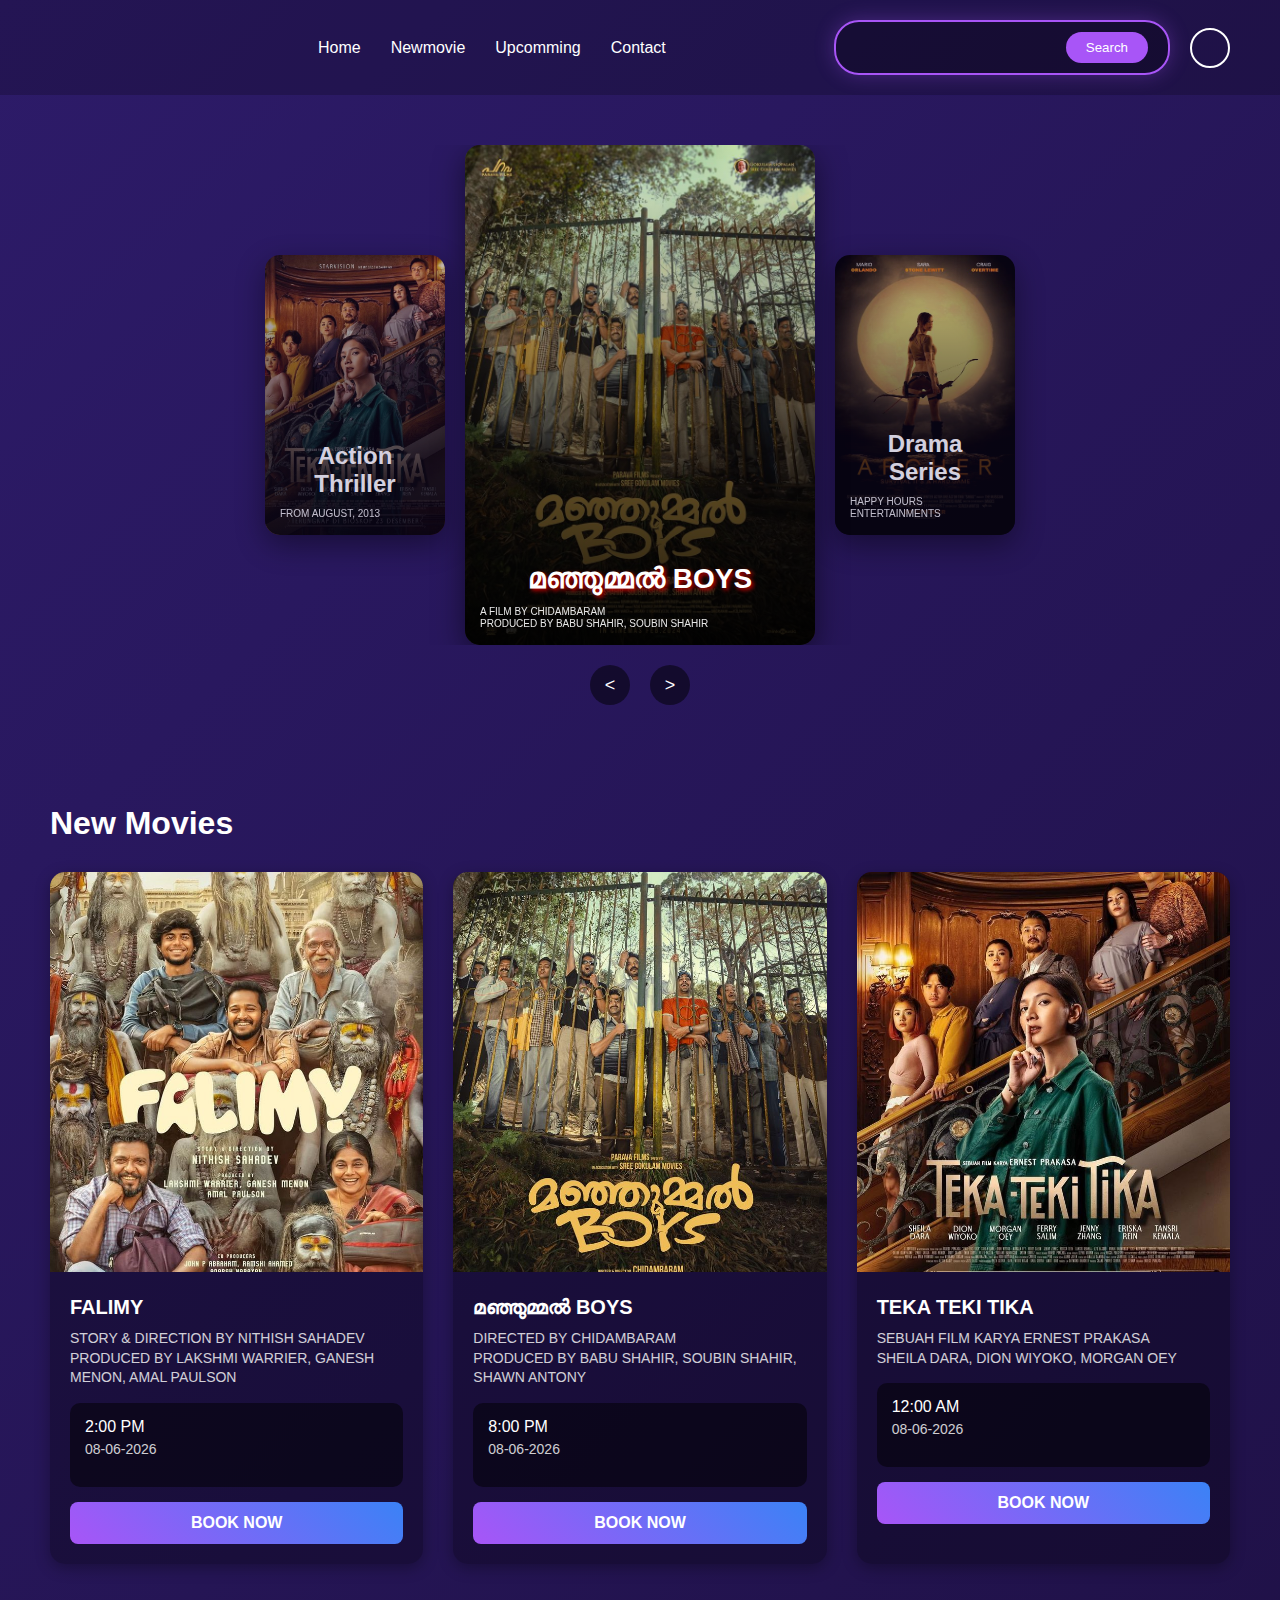
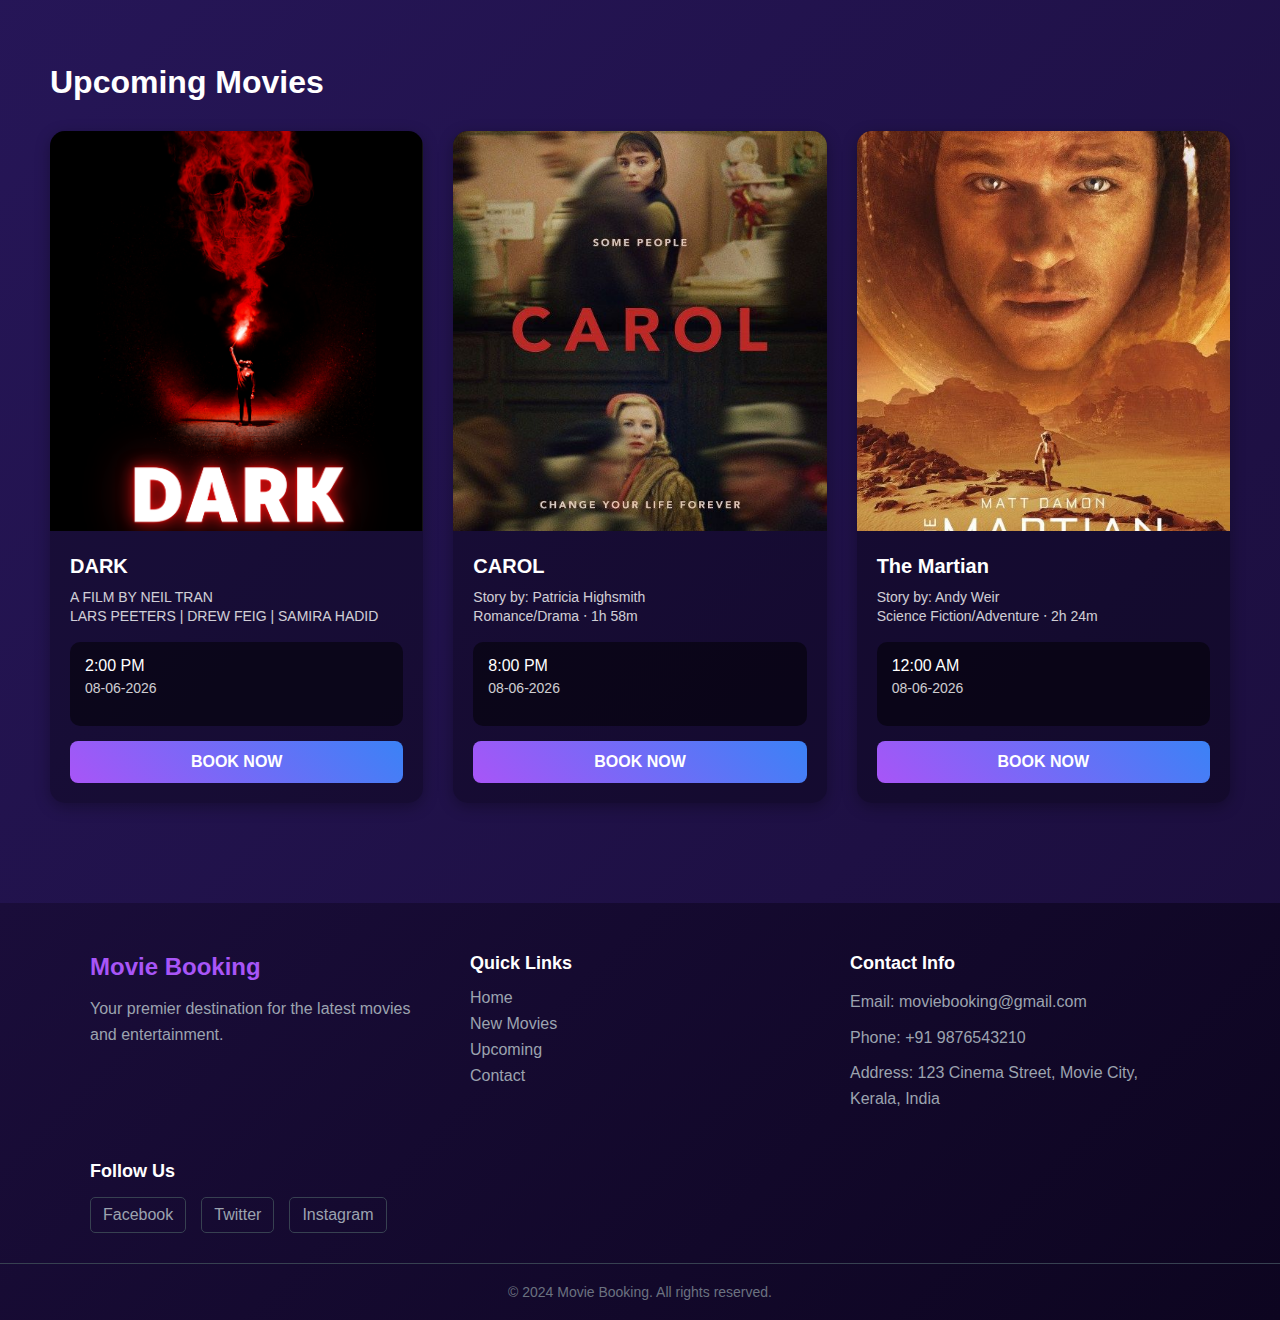
<file: index.html>
<!DOCTYPE html>
<html lang="en">
<head>
    <meta charset="UTF-8">
    <meta name="viewport" content="width=device-width, initial-scale=1.0">
    <title>Movie Booking Website</title>
    <link rel="stylesheet" href="assets/css/page.css">
</head>
<body>
    <!-- Navigation -->
    <nav class="navbar">
        <div class="logo-space"></div>
        <div class="nav-links">
            <a href="#home">Home</a>
            <a href="#newmovies">Newmovie</a>
            <a href="#upcoming">Upcomming</a>
            <a href="#contact">Contact</a>
        </div>
        <div class="search-profile">
            <div class="search-box">
                <input type="text" class="search-input" placeholder="">
                <button class="search-btn">Search</button>
            </div>
            <button class="profile-btn"></button>
        </div>
    </nav>

    <!-- Hero Section - Movie Carousel Hi i am using Github -->
    <section class="hero-section" id="home">
        <div class="movie-carousel">
            <div class="carousel-container">
                <div class="movie-poster side-poster">
                    <img src="assets/img/Movie poster.jpeg" alt="Movie Poster" class="poster-image">
                    <div class="poster-overlay">
                        <div class="movie-title">Action Thriller</div>
                        <div class="movie-info">FROM AUGUST, 2013</div>
                    </div>
                </div>
                
                <div class="movie-poster main-poster">
                    <img src="assets/img/Manjummel Boys.jpeg" alt="Main Movie Poster" class="poster-image">
                    <div class="poster-overlay">
                        <div class="movie-title" style="color: white; text-shadow: 2px 2px 4px rgba(255, 0, 0, 0.8); font-size: 28px; font-weight: bold;">മഞ്ഞുമ്മൽ BOYS</div>
                        <div class="movie-info">
                            A FILM BY CHIDAMBARAM<br>
                            PRODUCED BY BABU SHAHIR, SOUBIN SHAHIR
                        </div>
                    </div>
                </div>
                
                <div class="movie-poster side-poster">
                    <img src="assets/img/Adventure Awaits_ Archer.jpeg" alt="Movie Poster" class="poster-image">
                    <div class="poster-overlay">
                        <div class="movie-title">Drama Series</div>
                        <div class="movie-info">HAPPY HOURS ENTERTAINMENTS</div>
                    </div>
                </div>
            </div>
            
            <div class="carousel-controls">
                <button class="carousel-btn">&lt;</button>
                <button class="carousel-btn">&gt;</button>
            </div>
        </div>
    </section>

    <!-- New Movies Section -->
    <section class="movie-section" id="newmovies">
        <h2 class="section-title">New Movies</h2>
        <div class="movies-grid">
            <div class="movie-card">
                <img src="assets/img/download (1).jpeg" alt="FALIMY" class="movie-card-image">
                <div class="movie-card-info">
                    <h3 class="movie-card-title">FALIMY</h3>
                    <p class="movie-card-details">STORY & DIRECTION BY NITHISH SAHADEV<br>
                    PRODUCED BY LAKSHMI WARRIER, GANESH MENON, AMAL PAULSON</p>
                    <div class="booking-info">
                        <div class="showtime">2:00 PM</div>
                        <div class="showdate">08-06-2026</div>
                    </div>
                    <button class="book-btn">BOOK NOW</button>
                </div>
            </div>

            <div class="movie-card">
                <img src="assets/img/Manjummel Boys.jpeg" alt="മഞ്ഞുമ്മൽ BOYS" class="movie-card-image">
                <div class="movie-card-info">
                    <h3 class="movie-card-title">മഞ്ഞുമ്മൽ BOYS</h3>
                    <p class="movie-card-details">DIRECTED BY CHIDAMBARAM<br>
                    PRODUCED BY BABU SHAHIR, SOUBIN SHAHIR, SHAWN ANTONY</p>
                    <div class="booking-info">
                        <div class="showtime">8:00 PM</div>
                        <div class="showdate">08-06-2026</div>
                    </div>
                    <button class="book-btn">BOOK NOW</button>
                </div>
            </div>

            <div class="movie-card">
                <img src="assets/img/Movie poster.jpeg" alt="TEKA TEKI TIKA" class="movie-card-image">
                <div class="movie-card-info">
                    <h3 class="movie-card-title">TEKA TEKI TIKA</h3>
                    <p class="movie-card-details">SEBUAH FILM KARYA ERNEST PRAKASA<br>
                    SHEILA DARA, DION WIYOKO, MORGAN OEY</p>
                    <div class="booking-info">
                        <div class="showtime">12:00 AM</div>
                        <div class="showdate">08-06-2026</div>
                    </div>
                    <button class="book-btn">BOOK NOW</button>
                </div>
            </div>
        </div>
    </section>

    <!-- Upcoming Movies Section -->
    <section class="movie-section" id="upcoming">
        <h2 class="section-title">Upcoming Movies</h2>
        <div class="movies-grid">
            <div class="movie-card">
                <img src="assets/img/Red And Black Horror Movie Poster.png" alt="DARK" class="movie-card-image">
                <div class="movie-card-info">
                    <h3 class="movie-card-title">DARK</h3>
                    <p class="movie-card-details">A FILM BY NEIL TRAN<br>
                    LARS PEETERS | DREW FEIG | SAMIRA HADID</p>
                    <div class="booking-info">
                        <div class="showtime">2:00 PM</div>
                        <div class="showdate">08-06-2026</div>
                    </div>
                    <button class="book-btn">BOOK NOW</button>
                </div>
            </div>

            <div class="movie-card">
                <img src="assets/img/Carol.jpeg" alt="DARK" class="movie-card-image">
                <div class="movie-card-info">
                    <h3 class="movie-card-title">CAROL</h3>
                    <p class="movie-card-details">Story by: Patricia Highsmith<br>
                        Romance/Drama ‧ 1h 58m
                    </p>
                    <div class="booking-info">
                        <div class="showtime">8:00 PM</div>
                        <div class="showdate">08-06-2026</div>
                    </div>
                    <button class="book-btn">BOOK NOW</button>
                </div>
            </div>

            <div class="movie-card">
                <img src="assets/img/The Martian.jpeg" alt="DARK" class="movie-card-image">
                <div class="movie-card-info">
                    <h3 class="movie-card-title">
                        The Martian</h3>
                    <p class="movie-card-details">Story by: Andy Weir<br>
                    Science Fiction/Adventure ‧ 2h 24m</p>
                    <div class="booking-info">
                        <div class="showtime">12:00 AM</div>
                        <div class="showdate">08-06-2026</div>
                    </div>
                    <button class="book-btn">BOOK NOW</button>
                </div>
            </div>
        </div>
    </section>

    <!-- Footer -->
    <footer class="footer">
        <div class="footer-content">
            <div class="footer-section">
                <h3>Movie Booking</h3>
                <p>Your premier destination for the latest movies and entertainment.</p>
            </div>
            <div class="footer-section">
                <h4>Quick Links</h4>
                <ul>
                    <li><a href="#home">Home</a></li>
                    <li><a href="#newmovies">New Movies</a></li>
                    <li><a href="#upcoming">Upcoming</a></li>
                    <li><a href="#contact">Contact</a></li>
                </ul>
            </div>
            <div class="footer-section">
                <h4>Contact Info</h4>
                <p>Email: moviebooking@gmail.com</p>
                <p>Phone: +91 9876543210</p>
                <p>Address: 123 Cinema Street, Movie City, Kerala, India</p>
            </div>
            <div class="footer-section">
                <h4>Follow Us</h4>
                <div class="social-links">
                    <a href="#" class="social-link">Facebook</a>
                    <a href="#" class="social-link">Twitter</a>
                    <a href="#" class="social-link">Instagram</a>
                </div>
            </div>
        </div>
        <div class="footer-bottom">
            <p>&copy; 2024 Movie Booking. All rights reserved.</p>
        </div>
    </footer>

   
</body>
</html>
</file>
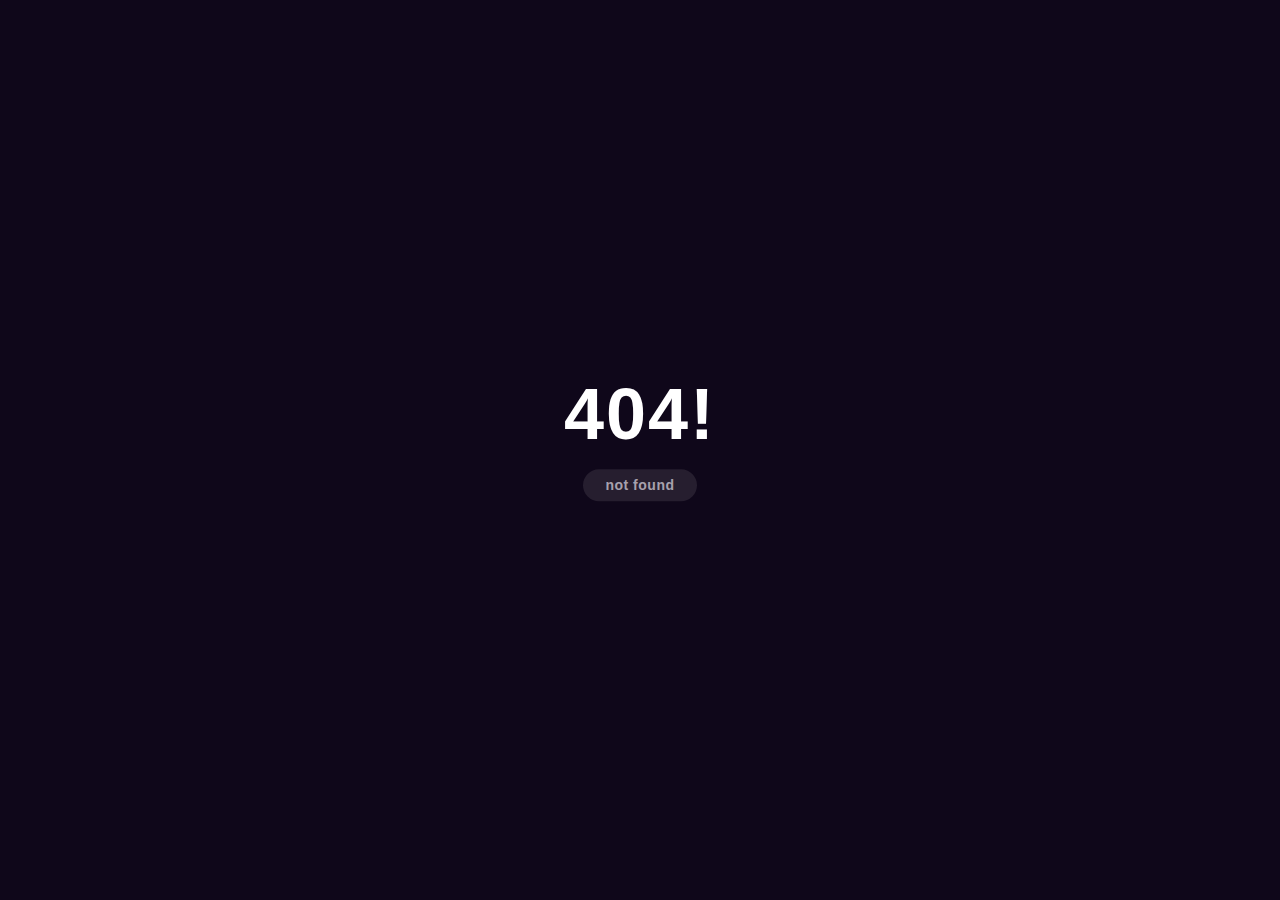
<file: pages/404notfound.html>
<!DOCTYPE html>
<html lang="en">
<head>
<meta charset="UTF-8">
<meta name="viewport" content="width=device-width, initial-scale=1.0">
<title>404 Not Found</title>
<link rel="stylesheet" href="../assets/css/404notfound.css">
</head>
<body>
<div class="notfound-container">
  <div class="code">404!</div>
  <div class="label">not found</div>
</div>
</body>
</html>
</file>
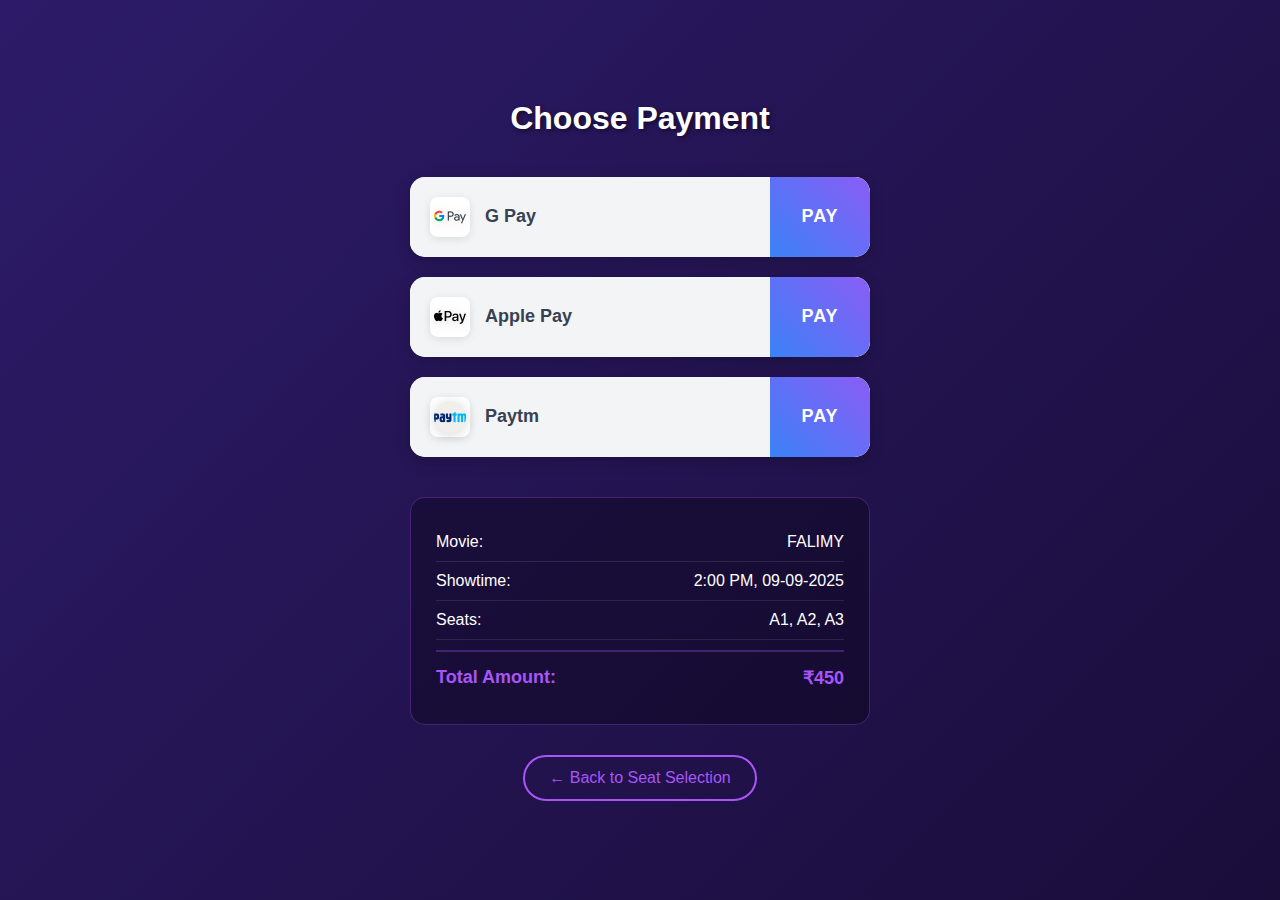
<file: pages/payment.html>
<!DOCTYPE html>
<html lang="en">
<head>
    <meta charset="UTF-8">
    <meta name="viewport" content="width=device-width, initial-scale=1.0">
    <title>Choose Payment - Movie Booking</title>
    <link rel="stylesheet" href="../assets/css/payment.css">
</head>
<body>
    <div class="payment-container">
        <div class="payment-header">
          
            <h1 class="payment-title">Choose Payment</h1>
        </div>

        <div class="payment-options">
            <!-- Google Pay Option -->
            <div class="payment-option" data-method="google-pay">
                <div class="payment-info">
                    <div class="payment-logo">
                        <div class="google-pay-logo">
                            <img src="../assets/img/google-pay_6124998.png" alt="Google Pay" class="pay-logo">
                        </div>
                    </div>
                    <div class="payment-name">G Pay</div>
                </div>
                <div class="pay-button">
                    <span>PAY</span>
                </div>
            </div>

            <!-- Apple Pay Option -->
            <div class="payment-option" data-method="apple-pay">
                <div class="payment-info">
                    <div class="payment-logo">
                        <div class="apple-pay-logo">
                            <img src="../assets/img/apple-pay_5968500.png" alt="Apple Pay" class="pay-logo">
                        </div>
                    </div>
                    <div class="payment-name">Apple Pay</div>
                </div>
                <div class="pay-button">
                    <span>PAY</span>
                </div>
            </div>

            <!-- Paytm Option -->
            <div class="payment-option" data-method="paytm">
                <div class="payment-info">
                    <div class="payment-logo">
                        <div class="paytm-logo">
                            <img src="../assets/img/paytm_825454.png" alt="Paytm" class="pay-logo">
                        </div>
                    </div>
                    <div class="payment-name">Paytm</div>
                </div>
                <div class="pay-button">
                    <span>PAY</span>
                </div>
            </div>
        </div>

        <div class="booking-summary">
            <div class="summary-item">
                <span>Movie:</span>
                <span id="movieName">FALIMY</span>
            </div>
            <div class="summary-item">
                <span>Showtime:</span>
                <span id="showtime">2:00 PM, 09-09-2025</span>
            </div>
            <div class="summary-item">
                <span>Seats:</span>
                <span id="selectedSeats">A1, A2, A3</span>
            </div>
            <div class="summary-item total">
                <span>Total Amount:</span>
                <span id="totalAmount">₹450</span>
            </div>
        </div>

        <div class="back-button">
            <button onclick="goBack()">← Back to Seat Selection</button>
        </div>
    </div>

    <script>
        // Payment method selection
        document.querySelectorAll('.payment-option').forEach(option => {
            option.addEventListener('click', function() {
                // Remove active class from all options
                document.querySelectorAll('.payment-option').forEach(opt => {
                    opt.classList.remove('active');
                });
                
                // Add active class to clicked option
                this.classList.add('active');
                
                // Get payment method
                const method = this.dataset.method;
                processPayment(method);
            });
        });

        // Process payment
        function processPayment(method) {
            const movieName = document.getElementById('movieName').textContent;
            const showtime = document.getElementById('showtime').textContent;
            const seats = document.getElementById('selectedSeats').textContent;
            const total = document.getElementById('totalAmount').textContent;
            
            // Simulate payment processing
            setTimeout(() => {
                alert(`Payment successful!\n\nMethod: ${method.toUpperCase()}\nMovie: ${movieName}\nShowtime: ${showtime}\nSeats: ${seats}\nAmount: ${total}\n\nYour booking is confirmed!`);
            }, 1000);
        }

        // Go back to seat selection
        function goBack() {
            if (confirm('Are you sure you want to go back? Your seat selection will be lost.')) {
                window.history.back();
            }
        }

        // Load booking details from URL parameters or localStorage
        function loadBookingDetails() {
            const urlParams = new URLSearchParams(window.location.search);
            const movie = urlParams.get('movie') || 'FALIMY';
            const time = urlParams.get('time') || '2:00 PM';
            const date = urlParams.get('date') || '09-09-2025';
            const seats = urlParams.get('seats') || 'A1, A2, A3';
            const total = urlParams.get('total') || '₹450';

            document.getElementById('movieName').textContent = movie;
            document.getElementById('showtime').textContent = `${time}, ${date}`;
            document.getElementById('selectedSeats').textContent = seats;
            document.getElementById('totalAmount').textContent = total;
        }

        // Initialize page
        loadBookingDetails();
    </script>
</body>
</html>
</file>
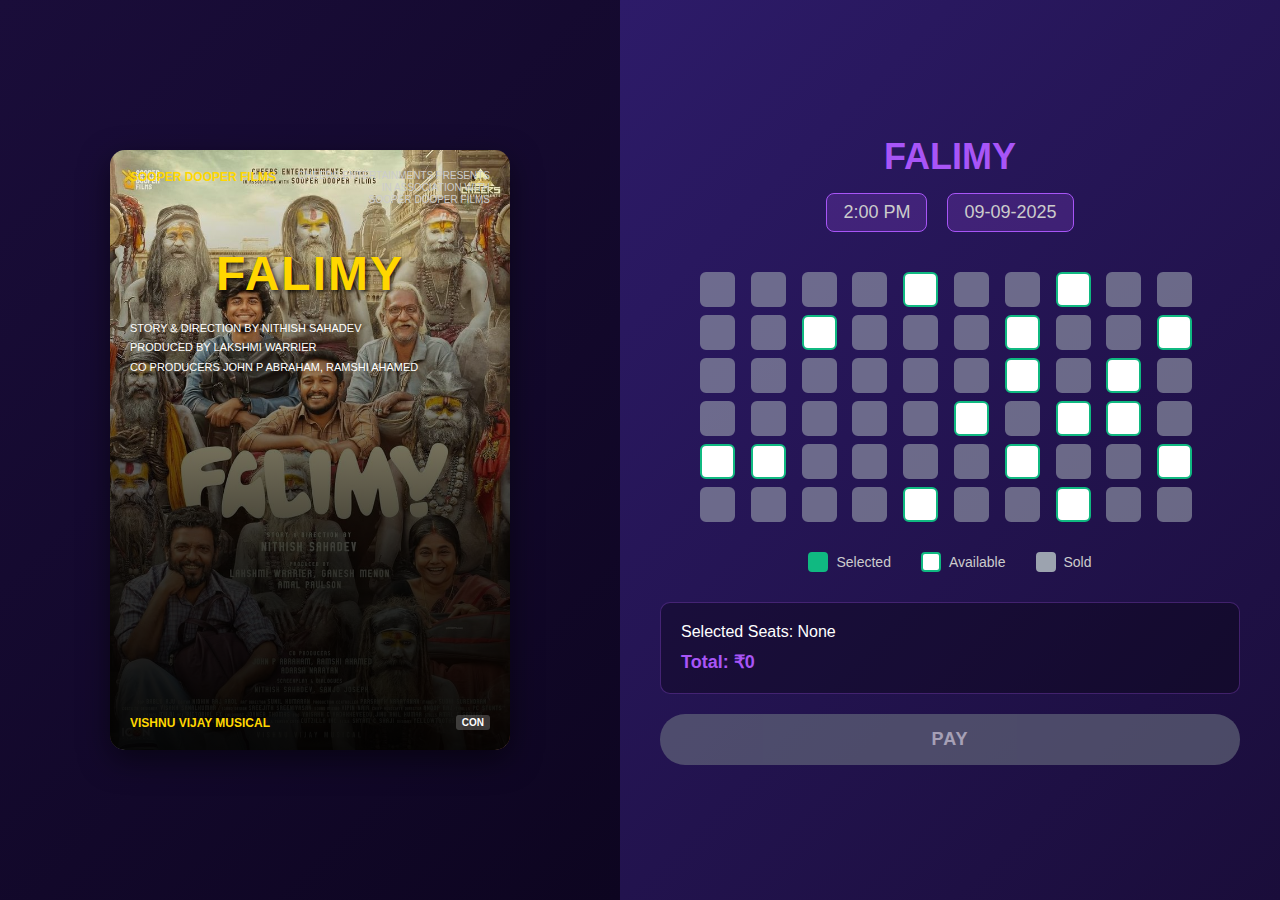
<file: pages/selected.html>
<!DOCTYPE html>
<html lang="en">
<head>
    <meta charset="UTF-8">
    <meta name="viewport" content="width=device-width, initial-scale=1.0">
    <title>Seat Selection - Movie Booking</title>
    <link rel="stylesheet" href="../assets/css/selected.css">
</head>
<body>
    <div class="container">
        <!-- Left Side - Movie Poster -->
        <div class="poster-section">
            <div class="movie-poster">
                <img src="../assets/img/download (1).jpeg" alt="FALIMY Movie Poster" class="poster-image">
                <div class="poster-overlay">
                    <div class="production-logos">
                        <div class="logo-left">SOOPER DOOPER FILMS</div>
                        <div class="logo-right">CHEERS ENTERTAINMENTS PRESENTS<br>IN ASSOCIATION WITH<br>SOOPER DOOPER FILMS</div>
                    </div>
                    
                    <div class="movie-title">FALIMY</div>
                    
                    <div class="main-credits">
                        <div class="credit-line">STORY & DIRECTION BY NITHISH SAHADEV</div>
                        <div class="credit-line">PRODUCED BY LAKSHMI WARRIER</div>
                        <div class="credit-line">CO PRODUCERS JOHN P ABRAHAM, RAMSHI AHAMED</div>
                        
                    </div>
                    
                    
                    
                    <div class="bottom-credits">
                        <div class="musical-credit">VISHNU VIJAY MUSICAL</div>
                        <div class="con-logo">CON</div>
                    </div>
                </div>
            </div>
        </div>

        <!-- Right Side - Seat Selection -->
        <div class="seat-selection-section">
            <div class="movie-info">
                <h1 class="movie-title-seat">FALIMY</h1>
                <div class="showtime-info">
                    <span class="showtime">2:00 PM</span>
                    <span class="showdate">09-09-2025</span>
                </div>
            </div>

            <div class="seat-grid-container">
                <div class="seat-grid" id="seatGrid">
                    <!-- Seats will be generated by JavaScript -->
                </div>
            </div>

            <div class="seat-legend">
                <div class="legend-item">
                    <div class="legend-color selected"></div>
                    <span>Selected</span>
                </div>
                <div class="legend-item">
                    <div class="legend-color available"></div>
                    <span>Available</span>
                </div>
                <div class="legend-item">
                    <div class="legend-color sold"></div>
                    <span>Sold</span>
                </div>
            </div>

            <div class="booking-summary">
                <div class="selected-seats">
                    <span>Selected Seats: </span>
                    <span id="selectedSeatsList">None</span>
                </div>
                <div class="total-price">
                    <span>Total: ₹<span id="totalPrice">0</span></span>
                </div>
            </div>

            <button class="pay-button" id="payButton">Pay</button>
        </div>
    </div>

    <script>
        // Seat grid configuration
        const ROWS = 6;
        const COLS = 10;
        const SEAT_PRICE = 150;
        
        let selectedSeats = [];
        
        // Generate seat grid
        function generateSeatGrid() {
            const seatGrid = document.getElementById('seatGrid');
            seatGrid.innerHTML = '';
            
            for (let row = 0; row < ROWS; row++) {
                for (let col = 0; col < COLS; col++) {
                    const seat = document.createElement('div');
                    seat.className = 'seat';
                    seat.dataset.row = row;
                    seat.dataset.col = col;
                    seat.dataset.seatId = `${String.fromCharCode(65 + row)}${col + 1}`;
                    
                    // Randomly assign seat status (70% sold, 30% available)
                    const isSold = Math.random() < 0.7;
                    if (isSold) {
                        seat.classList.add('sold');
                    } else {
                        seat.classList.add('available');
                        seat.addEventListener('click', toggleSeat);
                    }
                    
                    seatGrid.appendChild(seat);
                }
            }
        }
        
        // Toggle seat selection
        function toggleSeat(event) {
            const seat = event.target;
            const seatId = seat.dataset.seatId;
            
            if (seat.classList.contains('selected')) {
                seat.classList.remove('selected');
                seat.classList.add('available');
                selectedSeats = selectedSeats.filter(id => id !== seatId);
            } else {
                seat.classList.remove('available');
                seat.classList.add('selected');
                selectedSeats.push(seatId);
            }
            
            updateBookingSummary();
        }
        
        // Update booking summary
        function updateBookingSummary() {
            const selectedSeatsList = document.getElementById('selectedSeatsList');
            const totalPrice = document.getElementById('totalPrice');
            const payButton = document.getElementById('payButton');
            
            if (selectedSeats.length === 0) {
                selectedSeatsList.textContent = 'None';
                totalPrice.textContent = '0';
                payButton.disabled = true;
                payButton.classList.add('disabled');
            } else {
                selectedSeatsList.textContent = selectedSeats.join(', ');
                totalPrice.textContent = selectedSeats.length * SEAT_PRICE;
                payButton.disabled = false;
                payButton.classList.remove('disabled');
            }
        }
        
        // Pay button functionality
        document.getElementById('payButton').addEventListener('click', function() {
            if (selectedSeats.length > 0) {
                alert(`Payment for seats: ${selectedSeats.join(', ')}\nTotal Amount: ₹${selectedSeats.length * SEAT_PRICE}`);
            }
        });
        
        // Initialize seat grid
        generateSeatGrid();
        updateBookingSummary();
    </script>
</body>
</html>
</file>
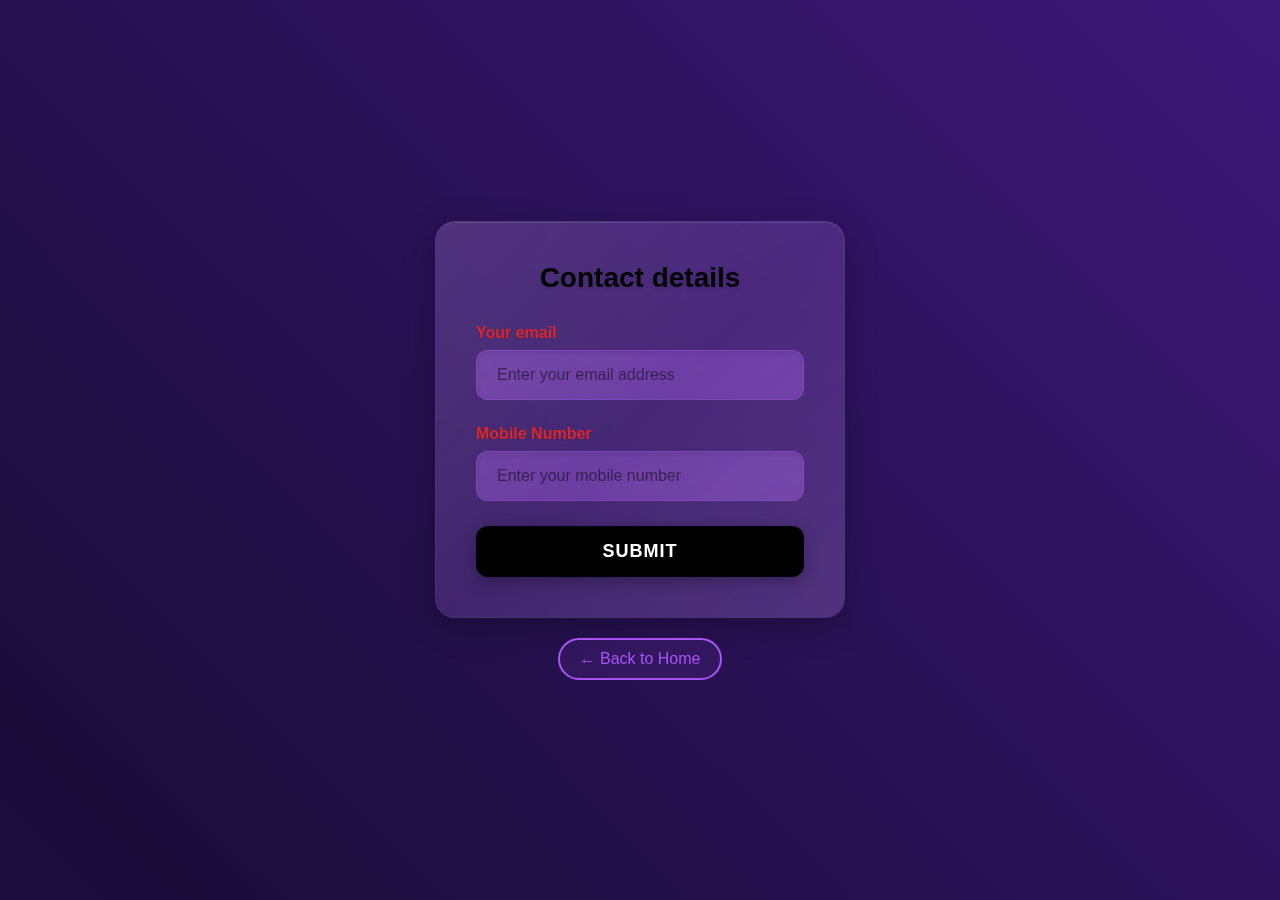
<file: pages/signin.html>
<!DOCTYPE html>
<html lang="en">
<head>
    <meta charset="UTF-8">
    <meta name="viewport" content="width=device-width, initial-scale=1.0">
    <title>Sign In - Movie Booking</title>
    <link rel="stylesheet" href="../assets/css/signin.css">
</head>
<body>
    <div class="signin-container">
        <div class="form-wrapper">
            <form class="contact-form" id="signinForm">
                <h1 class="form-title">Contact details</h1>
                
                <div class="form-group">
                    <label for="email" class="form-label">Your email</label>
                    <input 
                        type="email" 
                        id="email" 
                        name="email" 
                        class="form-input" 
                        placeholder="Enter your email address"
                        required
                    >
                    <span class="error-message" id="emailError"></span>
                </div>
                
                <div class="form-group">
                    <label for="mobile" class="form-label">Mobile Number</label>
                    <input 
                        type="tel" 
                        id="mobile" 
                        name="mobile" 
                        class="form-input" 
                        placeholder="Enter your mobile number"
                        required
                    >
                    <span class="error-message" id="mobileError"></span>
                </div>
                
                <button type="submit" class="submit-button">Submit</button>
            </form>
        </div>
        
        <div class="back-to-home">
            <a href="/index.html" class="back-link">← Back to Home</a>
        </div>
    </div>

    <script>
        // Form validation and submission
        document.getElementById('signinForm').addEventListener('submit', function(e) {
            e.preventDefault();
            
            // Clear previous errors
            clearErrors();
            
            // Get form values
            const email = document.getElementById('email').value.trim();
            const mobile = document.getElementById('mobile').value.trim();
            
            let isValid = true;
            
            // Email validation
            if (!email) {
                showError('emailError', 'Email is required');
                isValid = false;
            } else if (!isValidEmail(email)) {
                showError('emailError', 'Please enter a valid email address');
                isValid = false;
            }
            
            // Mobile validation
            if (!mobile) {
                showError('mobileError', 'Mobile number is required');
                isValid = false;
            } else if (!isValidMobile(mobile)) {
                showError('mobileError', 'Please enter a valid mobile number');
                isValid = false;
            }
            
            if (isValid) {
                // Submit to backend
                submitForm(email, mobile);
            }
        });
        
        // Email validation function
        function isValidEmail(email) {
            const emailRegex = /^[^\s@]+@[^\s@]+\.[^\s@]+$/;
            return emailRegex.test(email);
        }
        
        // Mobile validation function
        function isValidMobile(mobile) {
            const mobileRegex = /^[6-9]\d{9}$/;
            return mobileRegex.test(mobile);
        }
        
        // Show error message
        function showError(elementId, message) {
            const errorElement = document.getElementById(elementId);
            errorElement.textContent = message;
            errorElement.style.display = 'block';
        }
        
        // Clear all errors
        function clearErrors() {
            const errorElements = document.querySelectorAll('.error-message');
            errorElements.forEach(element => {
                element.textContent = '';
                element.style.display = 'none';
            });
        }
        
        // Submit form
        async function submitForm(email, mobile) {
            const submitButton = document.querySelector('.submit-button');
            const originalText = submitButton.textContent;
            submitButton.textContent = 'Submitting...';
            submitButton.disabled = true;

            try {
                const res = await fetch('/api/signin', {
                    method: 'POST',
                    headers: { 'Content-Type': 'application/json' },
                    body: JSON.stringify({ email, mobile })
                });

                const data = await res.json();
                if (!res.ok || !data.ok) {
                    throw new Error(data.error || 'Sign in failed');
                }

                // Store token for later use
                localStorage.setItem('authToken', data.token);
                localStorage.setItem('userId', data.userId);

                alert('Sign in successful!');
                window.location.href = '/index.html';
            } catch (err) {
                alert(err.message);
            } finally {
                submitButton.textContent = originalText;
                submitButton.disabled = false;
            }
        }
        
        // Real-time validation
        document.getElementById('email').addEventListener('blur', function() {
            const email = this.value.trim();
            if (email && !isValidEmail(email)) {
                showError('emailError', 'Please enter a valid email address');
            } else {
                document.getElementById('emailError').style.display = 'none';
            }
        });
        
        document.getElementById('mobile').addEventListener('blur', function() {
            const mobile = this.value.trim();
            if (mobile && !isValidMobile(mobile)) {
                showError('mobileError', 'Please enter a valid mobile number');
            } else {
                document.getElementById('mobileError').style.display = 'none';
            }
        });
        
        // Format mobile number as user types
        document.getElementById('mobile').addEventListener('input', function() {
            let value = this.value.replace(/\D/g, ''); // Remove non-digits
            if (value.length > 10) {
                value = value.substring(0, 10);
            }
            this.value = value;
        });
    </script>
</body>
</html>
</file>
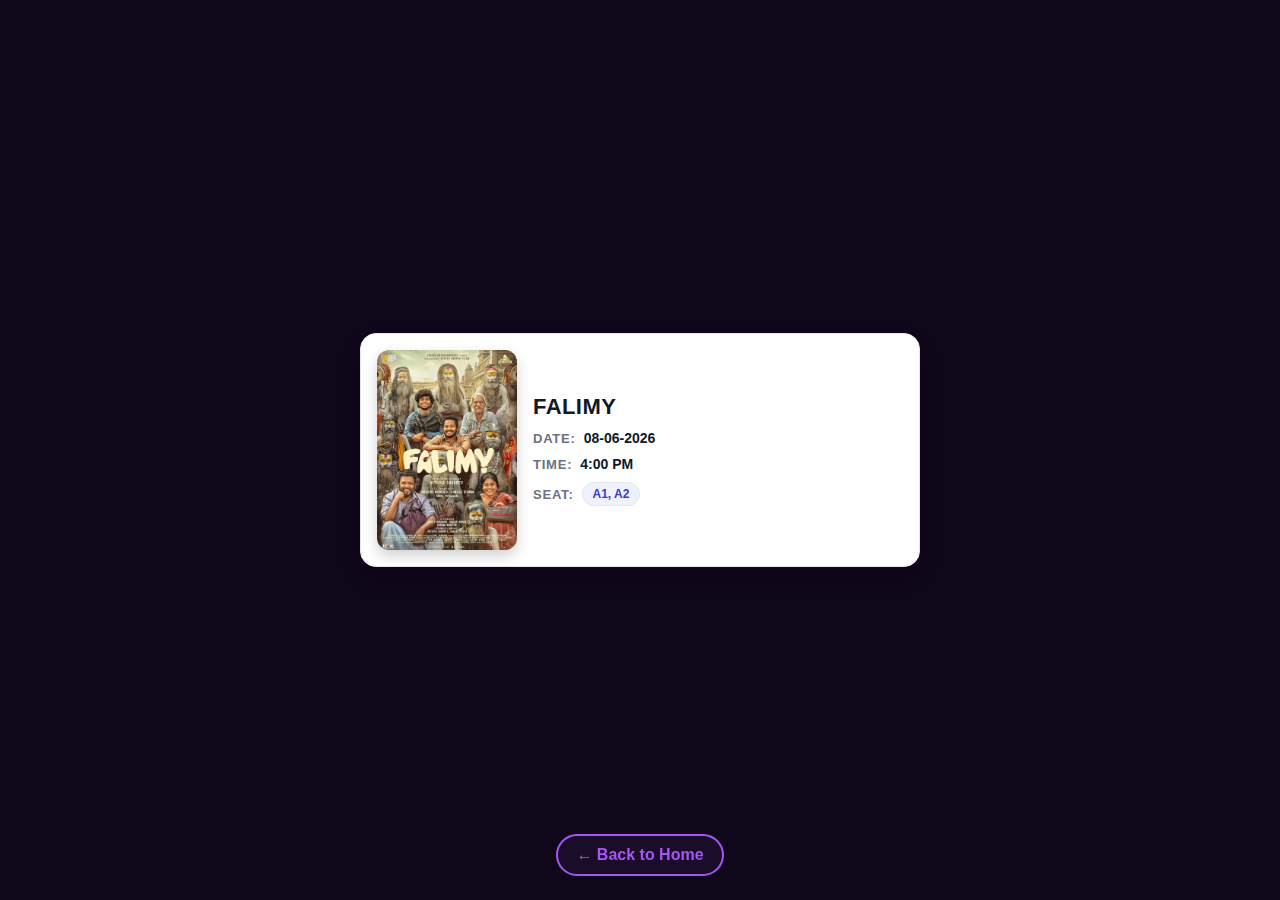
<file: pages/ticket-simple.html>
<!DOCTYPE html>
<html lang="en">
<head>
<meta charset="UTF-8">
<meta name="viewport" content="width=device-width, initial-scale=1.0">
<title>Ticket Card</title>
<link rel="stylesheet" href="../assets/css/ticket-simple.css">
</head>
<body>
<div class="ticket-card-simple">
  <img src="../assets/img/download (1).jpeg" alt="Movie Poster" class="poster">
  <div class="info">
    <h1 class="movie">FALIMY</h1>
    <div class="row"><span class="label">Date:</span><span class="value" id="dateVal">08-06-2026</span></div>
    <div class="row"><span class="label">Time:</span><span class="value" id="timeVal">4:00 PM</span></div>
    <div class="row"><span class="label">Seat:</span><span class="seat-badge" id="seatVal">A1, A2</span></div>
  </div>
</div>
<div class="actions">
  <a href="/index.html" class="back-home">← Back to Home</a>
  </div>
</body>
</html>
</file>
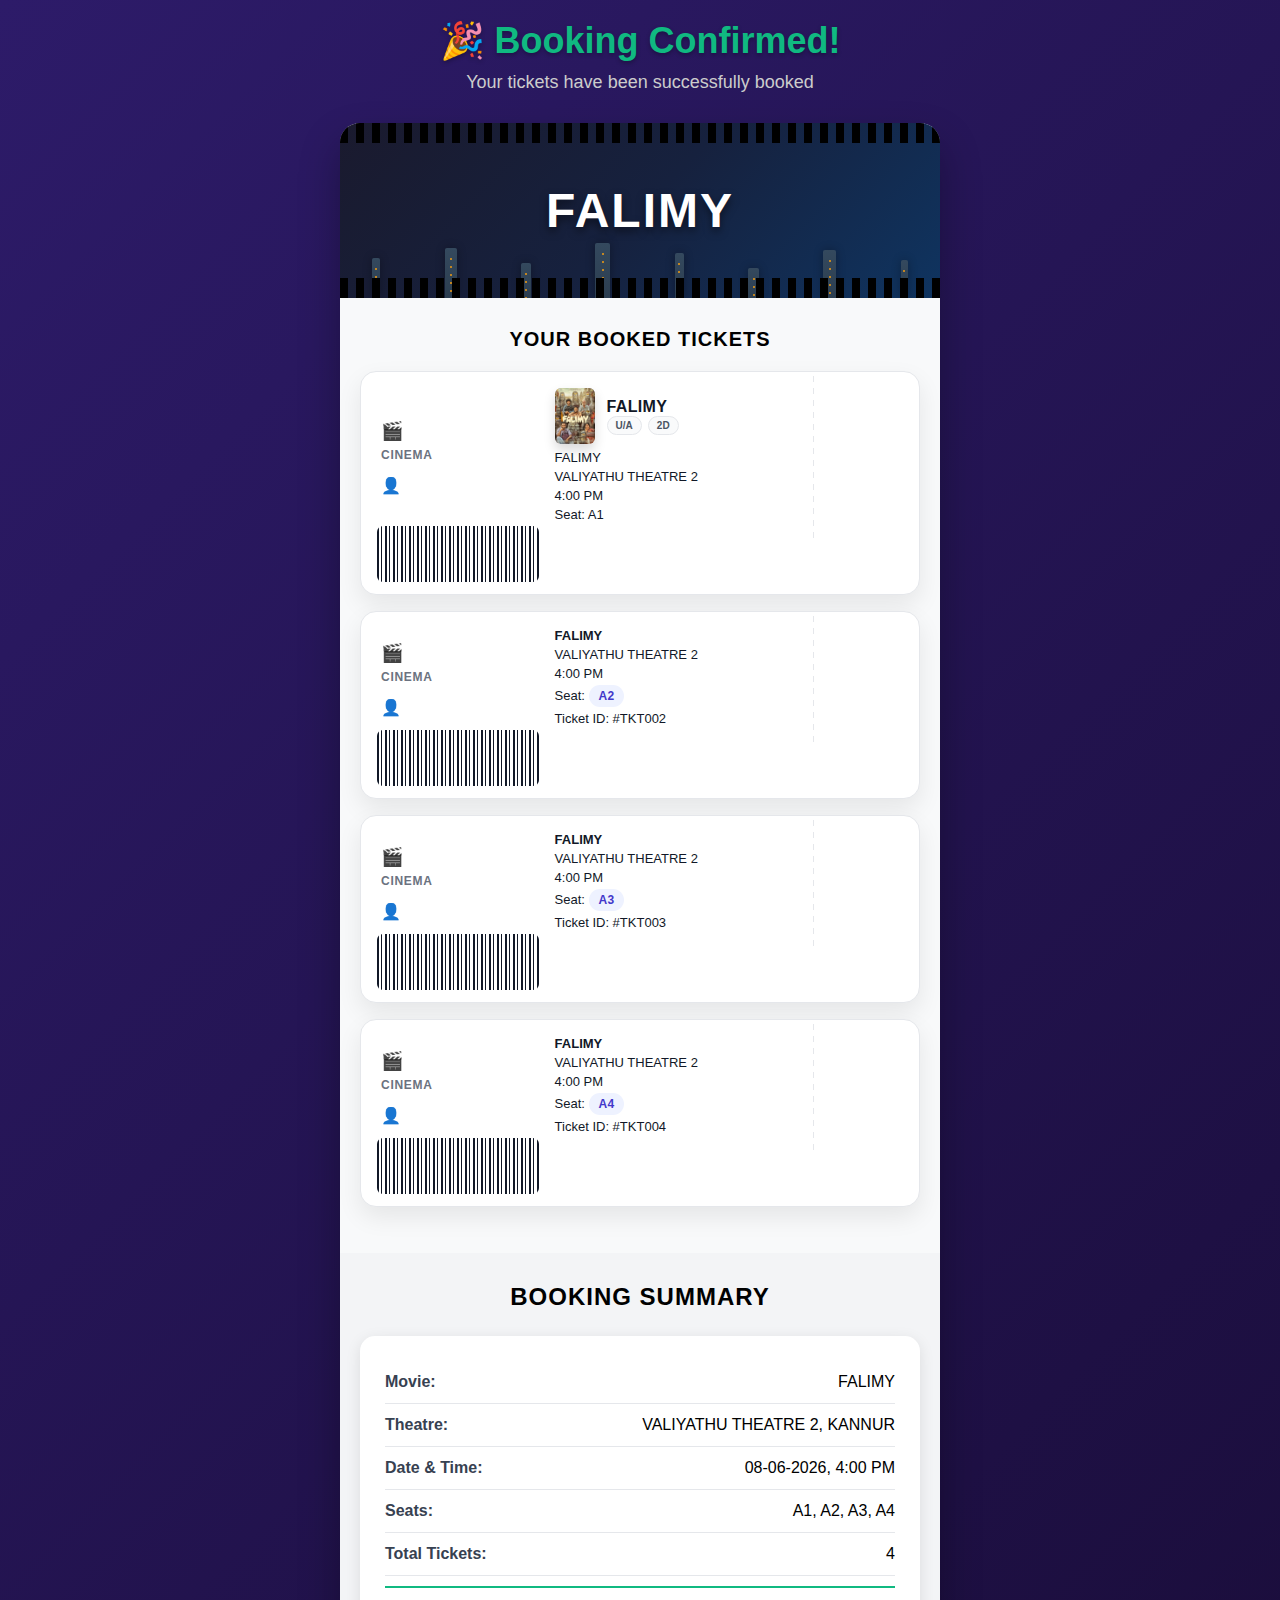
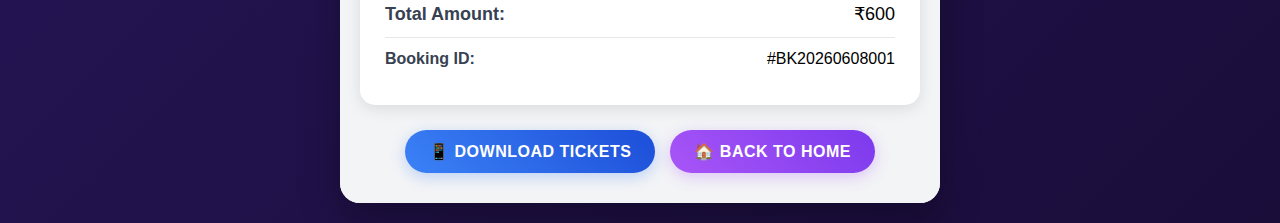
<file: pages/ticket.html>
<!DOCTYPE html>
<html lang="en">
<head>
    <meta charset="UTF-8">
    <meta name="viewport" content="width=device-width, initial-scale=1.0">
    <title>Booking Confirmation - FALIMY</title>
    <link rel="stylesheet" href="../assets/css/ticket.css">
</head>
<body>
    <div class="ticket-container">
        <div class="confirmation-header">
            <h1 class="confirmation-title">🎉 Booking Confirmed!</h1>
            <p class="confirmation-subtitle">Your tickets have been successfully booked</p>
        </div>

        <div class="ticket-card">
            <!-- Movie Banner Section -->
            <div class="movie-banner">
                <div class="film-strip-top"></div>
                <div class="city-skyline">
                    <div class="building building-1"></div>
                    <div class="building building-2"></div>
                    <div class="building building-3"></div>
                    <div class="building building-4"></div>
                    <div class="building building-5"></div>
                    <div class="building building-6"></div>
                    <div class="building building-7"></div>
                    <div class="building building-8"></div>
                </div>
                <h1 class="movie-title-malayalam">FALIMY</h1>
                <div class="film-strip-bottom"></div>
            </div>

            <!-- Booked Tickets Section -->
            <div class="tickets-section">
                <h3 class="section-title">Your Booked Tickets</h3>
                
                <div class="ticket">
                    <div class="ticket-left">
                        <div class="camera-icon">🎬</div>
                        <div class="cinema-text">Cinema</div>
                        <div class="profile-icon">👤</div>
                    </div>
                    <div class="ticket-right">
                        <div class="ticket-details">
                            <div class="movie-line">
                                <img src="../assets/img/download (1).jpeg" alt="FALIMY" class="poster-thumb">
                                <div>
                                    <div class="movie-name">FALIMY</div>
                                    <div class="meta-chips">
                                        <span class="chip">U/A</span>
                                        <span class="chip">2D</span>
                                    </div>
                                </div>
                            </div>
                            <div class="ticket-info">VALIYATHU THEATRE 2</div>
                            <div class="ticket-info">4:00 PM</div>
                            <div class="ticket-info">Seat: <span class="seat-badge">A1</span></div>
                            <div class="ticket-info">Ticket ID: #TKT001</div>
                        </div>
                    </div>
                    <div class="perforated-line"></div>
                    <div class="barcode"></div>
                </div>

                <div class="ticket">
                    <div class="ticket-left">
                        <div class="camera-icon">🎬</div>
                        <div class="cinema-text">Cinema</div>
                        <div class="profile-icon">👤</div>
                    </div>
                    <div class="ticket-right">
                        <div class="ticket-details">
                            <div class="ticket-info"><strong>FALIMY</strong></div>
                            <div class="ticket-info">VALIYATHU THEATRE 2</div>
                            <div class="ticket-info">4:00 PM</div>
                            <div class="ticket-info">Seat: <span class="seat-badge">A2</span></div>
                            <div class="ticket-info">Ticket ID: #TKT002</div>
                        </div>
                    </div>
                    <div class="perforated-line"></div>
                    <div class="barcode"></div>
                </div>

                <div class="ticket">
                    <div class="ticket-left">
                        <div class="camera-icon">🎬</div>
                        <div class="cinema-text">Cinema</div>
                        <div class="profile-icon">👤</div>
                    </div>
                    <div class="ticket-right">
                        <div class="ticket-details">
                            <div class="ticket-info"><strong>FALIMY</strong></div>
                            <div class="ticket-info">VALIYATHU THEATRE 2</div>
                            <div class="ticket-info">4:00 PM</div>
                            <div class="ticket-info">Seat: <span class="seat-badge">A3</span></div>
                            <div class="ticket-info">Ticket ID: #TKT003</div>
                        </div>
                    </div>
                    <div class="perforated-line"></div>
                    <div class="barcode"></div>
                </div>

                <div class="ticket">
                    <div class="ticket-left">
                        <div class="camera-icon">🎬</div>
                        <div class="cinema-text">Cinema</div>
                        <div class="profile-icon">👤</div>
                    </div>
                    <div class="ticket-right">
                        <div class="ticket-details">
                            <div class="ticket-info"><strong>FALIMY</strong></div>
                            <div class="ticket-info">VALIYATHU THEATRE 2</div>
                            <div class="ticket-info">4:00 PM</div>
                            <div class="ticket-info">Seat: <span class="seat-badge">A4</span></div>
                            <div class="ticket-info">Ticket ID: #TKT004</div>
                        </div>
                    </div>
                    <div class="perforated-line"></div>
                    <div class="barcode"></div>
                </div>
            </div>

            <!-- Booking Summary Section -->
            <div class="booking-summary">
                <h2 class="summary-title">Booking Summary</h2>
                
                <div class="summary-details">
                    <div class="summary-item">
                        <span class="label">Movie:</span>
                        <span class="value">FALIMY</span>
                    </div>
                    <div class="summary-item">
                        <span class="label">Theatre:</span>
                        <span class="value">VALIYATHU THEATRE 2, KANNUR</span>
                    </div>
                    <div class="summary-item">
                        <span class="label">Date & Time:</span>
                        <span class="value">08-06-2026, 4:00 PM</span>
                    </div>
                    <div class="summary-item">
                        <span class="label">Seats:</span>
                        <span class="value">A1, A2, A3, A4</span>
                    </div>
                    <div class="summary-item">
                        <span class="label">Total Tickets:</span>
                        <span class="value">4</span>
                    </div>
                    <div class="summary-item total">
                        <span class="label">Total Amount:</span>
                        <span class="value">₹600</span>
                    </div>
                    <div class="summary-item">
                        <span class="label">Booking ID:</span>
                        <span class="value">#BK20260608001</span>
                    </div>
                </div>

                <div class="action-buttons">
                    <button class="download-btn" onclick="downloadTickets()">📱 Download Tickets</button>
                    <button class="home-btn" onclick="goHome()">🏠 Back to Home</button>
                </div>
            </div>
        </div>
    </div>

    <script>
        // Load booking details from URL parameters or localStorage
        function loadBookingDetails() {
            const urlParams = new URLSearchParams(window.location.search);
            const movie = urlParams.get('movie') || 'FALIMY';
            const theatre = urlParams.get('theatre') || 'VALIYATHU THEATRE 2, KANNUR';
            const date = urlParams.get('date') || '08-06-2026';
            const time = urlParams.get('time') || '4:00 PM';
            const seats = urlParams.get('seats') || 'A1, A2, A3, A4';
            const total = urlParams.get('total') || '₹600';
            const bookingId = urlParams.get('bookingId') || '#BK20260608001';

            // Update booking summary
            document.querySelector('.summary-item:nth-child(1) .value').textContent = movie;
            document.querySelector('.summary-item:nth-child(2) .value').textContent = theatre;
            document.querySelector('.summary-item:nth-child(3) .value').textContent = `${date}, ${time}`;
            document.querySelector('.summary-item:nth-child(4) .value').textContent = seats;
            document.querySelector('.summary-item:nth-child(6) .value').textContent = total;
            document.querySelector('.summary-item:nth-child(7) .value').textContent = bookingId;

            // Update individual tickets with seat details
            const seatArray = seats.split(', ');
            document.querySelectorAll('.ticket').forEach((ticket, index) => {
                if (seatArray[index]) {
                    const ticketInfo = ticket.querySelectorAll('.ticket-info');
                    ticketInfo[0].textContent = movie;
                    ticketInfo[1].textContent = theatre.split(',')[0];
                    ticketInfo[2].textContent = time;
                    ticketInfo[3].textContent = `Seat: ${seatArray[index]}`;
                    ticketInfo[4].textContent = `Ticket ID: #TKT${String(index + 1).padStart(3, '0')}`;
                }
            });
        }

        // Download tickets functionality
        function downloadTickets() {
            alert('Tickets downloaded successfully!\n\nYour tickets have been saved to your device.\nYou can also take a screenshot of this page for your records.');
        }

        // Go back to home page
        function goHome() {
            window.location.href = '/index.html';
        }

        // Add some animation to tickets
        document.querySelectorAll('.ticket').forEach((ticket, index) => {
            ticket.style.animationDelay = `${index * 0.1}s`;
        });

        // Initialize page
        loadBookingDetails();

        // Add celebration animation
        setTimeout(() => {
            document.querySelector('.confirmation-title').style.animation = 'celebrate 0.6s ease-out';
        }, 500);
    </script>
</body>
</html>
</file>
<file: assets/css/page.css>
* {
    margin: 0;
    padding: 0;
    box-sizing: border-box;
}

body {
    font-family: 'Arial', sans-serif;
    background: linear-gradient(135deg, #2d1b69 0%, #1a0d3a 100%);
    color: white;
    min-height: 100vh;
}

/* Navigation */
.navbar {
    display: flex;
    justify-content: space-between;
    align-items: center;
    padding: 20px 50px;
    background: rgba(0, 0, 0, 0.2);
}

.logo-space {
    width: 100px;
}

.nav-links {
    display: flex;
    gap: 30px;
}

.nav-links a {
    color: white;
    text-decoration: none;
    font-size: 16px;
    font-weight: 500;
    transition: color 0.3s;
}

.nav-links a:hover {
    color: #a855f7;
}

.search-profile {
    display: flex;
    align-items: center;
    gap: 20px;
}

.search-box {
    display: flex;
    align-items: center;
    background: rgba(0, 0, 0, 0.3);
    border: 2px solid #a855f7;
    border-radius: 25px;
    padding: 10px 20px;
    box-shadow: 0 0 20px rgba(168, 85, 247, 0.3);
}

.search-input {
    background: transparent;
    border: none;
    color: white;
    font-size: 16px;
    width: 200px;
    outline: none;
}

.search-input::placeholder {
    color: #9ca3af;
}

.search-btn {
    background: #a855f7;
    color: white;
    border: none;
    padding: 8px 20px;
    border-radius: 20px;
    margin-left: 10px;
    cursor: pointer;
    font-weight: 500;
}

.profile-btn {
    width: 40px;
    height: 40px;
    border-radius: 50%;
    background: transparent;
    border: 2px solid white;
    cursor: pointer;
}

/* Hero Section - Movie Carousel */
.hero-section {
    padding: 50px 0;
    text-align: center;
}

.movie-carousel {
    position: relative;
    max-width: 1200px;
    margin: 0 auto;
    padding: 0 50px;
}

        .carousel-container {
            display: flex;
            align-items: center;
            justify-content: center;
            gap: 20px;
            flex-direction: row;
            overflow: hidden;
        }

.movie-poster {
    position: relative;
    border-radius: 15px;
    overflow: hidden;
    box-shadow: 0 10px 30px rgba(0, 0, 0, 0.5);
    transition: transform 0.3s;
}

.movie-poster:hover {
    transform: scale(1.05);
}

        .main-poster {
            width: 350px;
            height: 500px;
            z-index: 2;
        }

        .side-poster {
            width: 180px;
            height: 280px;
            opacity: 0.8;
            z-index: 1;
        }

.poster-image {
    width: 100%;
    height: 100%;
    object-fit: cover;
}

        .poster-overlay {
            position: absolute;
            bottom: 0;
            left: 0;
            right: 0;
            background: linear-gradient(transparent, rgba(0, 0, 0, 0.9));
            padding: 15px;
            color: white;
            height: 100%;
            display: flex;
            flex-direction: column;
            justify-content: flex-end;
        }

        .movie-title {
            font-size: 24px;
            font-weight: bold;
            margin-bottom: 10px;
            text-align: center;
        }

        .movie-info {
            font-size: 10px;
            opacity: 0.9;
            line-height: 1.2;
            text-align: left;
        }

.carousel-controls {
    display: flex;
    justify-content: center;
    gap: 20px;
    margin-top: 20px;
}

.carousel-btn {
    background: rgba(0, 0, 0, 0.5);
    border: none;
    color: white;
    width: 40px;
    height: 40px;
    border-radius: 50%;
    cursor: pointer;
    font-size: 18px;
    transition: background 0.3s;
}

.carousel-btn:hover {
    background: rgba(168, 85, 247, 0.5);
}

/* Movie Sections */
.movie-section {
    padding: 50px;
    max-width: 1400px;
    margin: 0 auto;
}

.section-title {
    font-size: 32px;
    font-weight: bold;
    margin-bottom: 30px;
    color: white;
}

.movies-grid {
    display: grid;
    grid-template-columns: repeat(auto-fit, minmax(300px, 1fr));
    gap: 30px;
}

.movie-card {
    background: rgba(0, 0, 0, 0.3);
    border-radius: 15px;
    overflow: hidden;
    transition: transform 0.3s, box-shadow 0.3s;
    box-shadow: 0 4px 15px rgba(0, 0, 0, 0.3);
}

.movie-card:hover {
    transform: translateY(-5px);
    box-shadow: 0 15px 40px rgba(0, 0, 0, 0.4);
}

.movie-card-image {
    width: 100%;
    height: 400px;
    object-fit: cover;
}

.movie-card-info {
    padding: 20px;
}

.movie-card-title {
    font-size: 20px;
    font-weight: bold;
    margin-bottom: 10px;
}

.movie-card-details {
    font-size: 14px;
    opacity: 0.8;
    margin-bottom: 15px;
    line-height: 1.4;
}

.booking-info {
    background: rgba(0, 0, 0, 0.5);
    border-radius: 10px;
    padding: 15px;
    margin-bottom: 15px;
}

.showtime {
    font-size: 16px;
    font-weight: 500;
    margin-bottom: 5px;
}

.showdate {
    font-size: 14px;
    opacity: 0.8;
    margin-bottom: 15px;
}

.book-btn {
    width: 100%;
    background: linear-gradient(45deg, #a855f7, #3b82f6);
    color: white;
    border: none;
    padding: 12px;
    border-radius: 8px;
    font-size: 16px;
    font-weight: bold;
    cursor: pointer;
    transition: transform 0.2s, box-shadow 0.2s;
}

.book-btn:hover {
    transform: translateY(-2px);
    box-shadow: 0 5px 15px rgba(168, 85, 247, 0.4);
}

/* Book Now Section */
.book-now-section {
    padding: 50px;
    text-align: center;
}

.book-now-buttons {
    display: flex;
    justify-content: center;
    gap: 30px;
    margin-bottom: 30px;
}

.book-now-btn {
    background: linear-gradient(45deg, #a855f7, #3b82f6);
    color: white;
    border: none;
    padding: 15px 30px;
    border-radius: 25px;
    font-size: 16px;
    font-weight: bold;
    cursor: pointer;
    transition: transform 0.2s, box-shadow 0.2s;
}

.book-now-btn:hover {
    transform: translateY(-3px);
    box-shadow: 0 8px 25px rgba(168, 85, 247, 0.4);
}

.divider {
    width: 100%;
    height: 2px;
    background: white;
    margin: 30px 0;
}

/* Footer */
.footer {
    background: linear-gradient(135deg, #1a0d3a 0%, #0d0520 100%);
    color: white;
    padding: 50px 0 20px;
    margin-top: 50px;
}

.footer-content {
    max-width: 1200px;
    margin: 0 auto;
    padding: 0 50px;
    display: grid;
    grid-template-columns: repeat(auto-fit, minmax(250px, 1fr));
    gap: 40px;
}

.footer-section h3 {
    font-size: 24px;
    margin-bottom: 15px;
    color: #a855f7;
}

.footer-section h4 {
    font-size: 18px;
    margin-bottom: 15px;
    color: white;
}

.footer-section p {
    color: #9ca3af;
    line-height: 1.6;
    margin-bottom: 10px;
}

.footer-section ul {
    list-style: none;
    padding: 0;
}

.footer-section ul li {
    margin-bottom: 8px;
}

.footer-section ul li a {
    color: #9ca3af;
    text-decoration: none;
    transition: color 0.3s;
}

.footer-section ul li a:hover {
    color: #a855f7;
}

.social-links {
    display: flex;
    gap: 15px;
}

.social-link {
    color: #9ca3af;
    text-decoration: none;
    padding: 8px 12px;
    border: 1px solid #374151;
    border-radius: 5px;
    transition: all 0.3s;
}

.social-link:hover {
    color: #a855f7;
    border-color: #a855f7;
    background: rgba(168, 85, 247, 0.1);
}

.footer-bottom {
    border-top: 1px solid #374151;
    margin-top: 30px;
    padding-top: 20px;
    text-align: center;
}

.footer-bottom p {
    color: #6b7280;
    font-size: 14px;
}

/* Responsive Design */
@media (max-width: 768px) {
    .navbar {
        padding: 15px 20px;
    }

    .nav-links {
        gap: 15px;
    }

    .search-box {
        width: 90%;
    }

    .search-input {
        width: 200px;
    }

    .carousel-container {
        flex-direction: column;
        gap: 15px;
    }

    .side-poster {
        display: none;
    }

    .movies-grid {
        grid-template-columns: 1fr;
    }

    .book-now-buttons {
        flex-direction: column;
        align-items: center;
    }
}
</file>
<file: assets/css/404notfound.css>
*{margin:0;padding:0;box-sizing:border-box}
html,body{height:100%}
body{font-family:Arial,Helvetica,sans-serif;
    background:#0f071a;
    color:#fff;
    display:flex;
    align-items:center;
    justify-content:center
}
.notfound-container{
    display:flex;
    flex-direction:column;
    align-items:center;
    gap:14px;
    transform:translateY(-10%)}
.code{font-size:72px;
    font-weight:800;
    letter-spacing:2px;
    color:#ffffff
}
.label{background:#261e2f;
    color:#a7a1ad;
    padding:8px 22px;
    border-radius:999px;
    font-size:14px;
    font-weight:600;
    text-transform:lowercase;
    
    letter-spacing:.5px}
@media (max-width:480px){
    .code{font-size:56px}
    .label{font-size:12px;
        padding:7px 18px}
    }
</file>
<file: assets/css/payment.css>
* {
    margin: 0;
    padding: 0;
    box-sizing: border-box;
}

body {
    font-family: 'Arial', sans-serif;
    background: linear-gradient(135deg, #2d1b69 0%, #1a0d3a 100%);
    color: white;
    min-height: 100vh;
    display: flex;
    align-items: center;
    justify-content: center;
}

.payment-container {
    width: 100%;
    max-width: 500px;
    padding: 40px 20px;
    text-align: center;
}

.payment-header {
    margin-bottom: 40px;
}

.brand-logo{
    height: 48px;
    width: auto;
    display:block;
    margin: 0 auto 12px auto;
    filter: drop-shadow(0 2px 6px rgba(0,0,0,.25));
}

.payment-title {
    font-size: 32px;
    font-weight: bold;
    color: white;
    text-shadow: 2px 2px 4px rgba(0, 0, 0, 0.5);
    margin-bottom: 10px;
}

.payment-options {
    display: flex;
    flex-direction: column;
    gap: 20px;
    margin-bottom: 40px;
}

.payment-option {
    display: flex;
    background: white;
    border-radius: 15px;
    overflow: hidden;
    cursor: pointer;
    transition: all 0.3s ease;
    box-shadow: 0 4px 15px rgba(0, 0, 0, 0.2);
}

.payment-option:hover {
    transform: translateY(-2px);
    box-shadow: 0 8px 25px rgba(0, 0, 0, 0.3);
}

.payment-option.active {
    transform: translateY(-2px);
    box-shadow: 0 8px 25px rgba(168, 85, 247, 0.4);
}

.payment-info {
    flex: 1;
    background: #f3f4f6;
    padding: 20px;
    display: flex;
    align-items: center;
    gap: 15px;
    border-radius: 15px 0 0 15px;
}

.payment-logo {
    width: 40px;
    height: 40px;
    display: flex;
    align-items: center;
    justify-content: center;
}

.pay-logo{
    width: 32px;
    height: 32px;
    object-fit: contain;
    filter: drop-shadow(0 2px 6px rgba(0,0,0,.15));
}

/* Google Pay Logo */
.google-pay-logo {
    width: 40px;
    height: 40px;
    border-radius: 8px;
    background: white;
    display: flex;
    align-items: center;
    justify-content: center;
    box-shadow: 0 2px 8px rgba(0, 0, 0, 0.1);
}

/* Apple Pay Logo */
.apple-pay-logo {
    width: 40px;
    height: 40px;
    border-radius: 8px;
    background: white;
    display: flex;
    align-items: center;
    justify-content: center;
    box-shadow: 0 2px 8px rgba(0, 0, 0, 0.1);
}

/* Paytm Logo */
.paytm-logo {
    width: 40px;
    height: 40px;
    border-radius: 8px;
    background: white;
    display: flex;
    align-items: center;
    justify-content: center;
    box-shadow: 0 2px 8px rgba(0, 0, 0, 0.1);
}

.payment-name {
    font-size: 18px;
    font-weight: 600;
    color: #374151;
}

.pay-button {
    background: linear-gradient(45deg, #3b82f6, #8b5cf6);
    color: white;
    padding: 20px 30px;
    display: flex;
    align-items: center;
    justify-content: center;
    border-radius: 0 15px 15px 0;
    min-width: 100px;
}

.pay-button span {
    font-size: 18px;
    font-weight: bold;
    letter-spacing: 1px;
}

.booking-summary {
    background: rgba(0, 0, 0, 0.3);
    border-radius: 15px;
    padding: 25px;
    margin-bottom: 30px;
    border: 1px solid rgba(168, 85, 247, 0.3);
}

.summary-item {
    display: flex;
    justify-content: space-between;
    align-items: center;
    padding: 10px 0;
    border-bottom: 1px solid rgba(255, 255, 255, 0.1);
}

.summary-item:last-child {
    border-bottom: none;
}

.summary-item.total {
    font-size: 18px;
    font-weight: bold;
    color: #a855f7;
    margin-top: 10px;
    padding-top: 15px;
    border-top: 2px solid rgba(168, 85, 247, 0.3);
}

.back-button {
    margin-top: 20px;
}

.back-button button {
    background: transparent;
    color: #a855f7;
    border: 2px solid #a855f7;
    padding: 12px 24px;
    border-radius: 25px;
    font-size: 16px;
    font-weight: 500;
    cursor: pointer;
    transition: all 0.3s ease;
}

.back-button button:hover {
    background: #a855f7;
    color: white;
    transform: translateY(-2px);
    box-shadow: 0 5px 15px rgba(168, 85, 247, 0.4);
}

/* Responsive Design */
@media (max-width: 768px) {
    .payment-container {
        padding: 20px 15px;
    }
    
    .payment-title {
        font-size: 28px;
    }
    
    .payment-option {
        flex-direction: column;
    }
    
    .payment-info {
        border-radius: 15px 15px 0 0;
        justify-content: center;
    }
    
    .pay-button {
        border-radius: 0 0 15px 15px;
        min-width: auto;
    }
    
    .payment-logo {
        width: 35px;
        height: 35px;
    }
    
    .g-letter {
        font-size: 18px;
    }
    
    .apple-icon {
        font-size: 20px;
    }
    
    .paytm-text {
        font-size: 10px;
    }
    
    .payment-name {
        font-size: 16px;
    }
    
    .pay-button span {
        font-size: 16px;
    }
}

@media (max-width: 480px) {
    .payment-container {
        padding: 15px 10px;
    }
    
    .payment-title {
        font-size: 24px;
    }
    
    .payment-options {
        gap: 15px;
    }
    
    .payment-info {
        padding: 15px;
        gap: 10px;
    }
    
    .pay-button {
        padding: 15px 20px;
    }
    
    .booking-summary {
        padding: 20px;
    }
    
    .summary-item {
        font-size: 14px;
    }
    
    .summary-item.total {
        font-size: 16px;
    }
}

/* Animation for payment processing */
@keyframes pulse {
    0% {
        transform: scale(1);
    }
    50% {
        transform: scale(1.05);
    }
    100% {
        transform: scale(1);
    }
}

.payment-option.processing {
    animation: pulse 1s infinite;
}

.payment-option.processing .pay-button {
    background: linear-gradient(45deg, #10b981, #059669);
}

.payment-option.processing .pay-button span::after {
    content: '...';
    animation: dots 1s infinite;
}

@keyframes dots {
    0%, 20% {
        content: '';
    }
    40% {
        content: '.';
    }
    60% {
        content: '..';
    }
    80%, 100% {
        content: '...';
    }
}
</file>
<file: assets/css/selected.css>
* {
    margin: 0;
    padding: 0;
    box-sizing: border-box;
}

body {
    font-family: 'Arial', sans-serif;
    background: linear-gradient(135deg, #2d1b69 0%, #1a0d3a 100%);
    color: white;
    min-height: 100vh;
    overflow-x: hidden;
}

.container {
    display: flex;
    min-height: 100vh;
}

/* Left Side - Movie Poster */
.poster-section {
    flex: 1;
    display: flex;
    justify-content: center;
    align-items: center;
    padding: 20px;
    background: linear-gradient(135deg, #1a0d3a 0%, #0d0520 100%);
}

.movie-poster {
    position: relative;
    width: 100%;
    max-width: 400px;
    height: 600px;
    border-radius: 15px;
    overflow: hidden;
    box-shadow: 0 10px 30px rgba(0, 0, 0, 0.5);
}

.poster-image {
    width: 100%;
    height: 100%;
    object-fit: cover;
}

.poster-overlay {
    position: absolute;
    top: 0;
    left: 0;
    right: 0;
    bottom: 0;
    background: linear-gradient(transparent 0%, rgba(0, 0, 0, 0.3) 30%, rgba(0, 0, 0, 0.8) 70%, rgba(0, 0, 0, 0.95) 100%);
    padding: 20px;
    display: flex;
    flex-direction: column;
    justify-content: space-between;
}

.production-logos {
    display: flex;
    justify-content: space-between;
    align-items: flex-start;
    margin-bottom: 20px;
}

.logo-left {
    font-size: 12px;
    font-weight: bold;
    color: #ffd700;
}

.logo-right {
    font-size: 10px;
    text-align: right;
    line-height: 1.2;
    color: #ccc;
}

.movie-title {
    font-size: 48px;
    font-weight: bold;
    text-align: center;
    color: #ffd700;
    text-shadow: 2px 2px 4px rgba(0, 0, 0, 0.8);
    margin: 20px 0;
    letter-spacing: 2px;
}

.main-credits {
    margin-bottom: 15px;
}

.credit-line {
    font-size: 11px;
    line-height: 1.3;
    margin-bottom: 5px;
    color: #fff;
    font-weight: 500;
}

.crew-credits {
    margin-bottom: 15px;
}

.crew-line {
    font-size: 9px;
    line-height: 1.2;
    margin-bottom: 3px;
    color: #ccc;
}

.bottom-credits {
    display: flex;
    justify-content: space-between;
    align-items: center;
    margin-top: auto;
}

.musical-credit {
    font-size: 12px;
    font-weight: bold;
    color: #ffd700;
}

.con-logo {
    font-size: 10px;
    font-weight: bold;
    color: #fff;
    background: rgba(255, 255, 255, 0.2);
    padding: 2px 6px;
    border-radius: 3px;
}

/* Right Side - Seat Selection */
.seat-selection-section {
    flex: 1;
    padding: 40px;
    background: linear-gradient(135deg, #2d1b69 0%, #1a0d3a 100%);
    display: flex;
    flex-direction: column;
    justify-content: center;
}

.movie-info {
    text-align: center;
    margin-bottom: 40px;
}

.movie-title-seat {
    font-size: 36px;
    font-weight: bold;
    color: #a855f7;
    margin-bottom: 15px;
}

.showtime-info {
    display: flex;
    justify-content: center;
    gap: 20px;
    font-size: 18px;
    color: #ccc;
}

.showtime, .showdate {
    background: rgba(168, 85, 247, 0.2);
    padding: 8px 16px;
    border-radius: 8px;
    border: 1px solid #a855f7;
}

.seat-grid-container {
    display: flex;
    justify-content: center;
    margin-bottom: 30px;
}

.seat-grid {
    display: grid;
    grid-template-columns: repeat(10, 1fr);
    gap: 8px;
    max-width: 500px;
    width: 100%;
}

.seat {
    width: 35px;
    height: 35px;
    border-radius: 6px;
    cursor: pointer;
    transition: all 0.2s ease;
    display: flex;
    align-items: center;
    justify-content: center;
    font-size: 10px;
    font-weight: bold;
    border: 2px solid transparent;
}

.seat.available {
    background: white;
    border: 2px solid #10b981;
    color: #10b981;
}

.seat.available:hover {
    background: #10b981;
    color: white;
    transform: scale(1.1);
}

.seat.selected {
    background: #10b981;
    border: 2px solid #10b981;
    color: white;
    transform: scale(1.05);
}

.seat.sold {
    background: #9ca3af;
    border: 2px solid #9ca3af;
    color: white;
    cursor: not-allowed;
    opacity: 0.6;
}

.seat-legend {
    display: flex;
    justify-content: center;
    gap: 30px;
    margin-bottom: 30px;
}

.legend-item {
    display: flex;
    align-items: center;
    gap: 8px;
    font-size: 14px;
    color: #ccc;
}

.legend-color {
    width: 20px;
    height: 20px;
    border-radius: 4px;
    border: 2px solid transparent;
}

.legend-color.selected {
    background: #10b981;
    border-color: #10b981;
}

.legend-color.available {
    background: white;
    border-color: #10b981;
}

.legend-color.sold {
    background: #9ca3af;
    border-color: #9ca3af;
}

.booking-summary {
    background: rgba(0, 0, 0, 0.3);
    padding: 20px;
    border-radius: 10px;
    margin-bottom: 20px;
    border: 1px solid rgba(168, 85, 247, 0.3);
}

.selected-seats {
    font-size: 16px;
    margin-bottom: 10px;
    color: #fff;
}

.total-price {
    font-size: 18px;
    font-weight: bold;
    color: #a855f7;
}

.pay-button {
    width: 100%;
    background: linear-gradient(45deg, #a855f7, #ec4899);
    color: white;
    border: none;
    padding: 15px 30px;
    border-radius: 25px;
    font-size: 18px;
    font-weight: bold;
    cursor: pointer;
    transition: all 0.3s ease;
    text-transform: uppercase;
    letter-spacing: 1px;
}

.pay-button:hover:not(.disabled) {
    transform: translateY(-2px);
    box-shadow: 0 8px 25px rgba(168, 85, 247, 0.4);
}

.pay-button.disabled {
    background: #6b7280;
    cursor: not-allowed;
    opacity: 0.6;
}

/* Responsive Design */
@media (max-width: 1024px) {
    .container {
        flex-direction: column;
    }
    
    .poster-section {
        padding: 10px;
    }
    
    .movie-poster {
        max-width: 300px;
        height: 450px;
    }
    
    .seat-selection-section {
        padding: 20px;
    }
    
    .seat-grid {
        max-width: 400px;
    }
    
    .seat {
        width: 30px;
        height: 30px;
        font-size: 9px;
    }
}

@media (max-width: 768px) {
    .movie-title {
        font-size: 36px;
    }
    
    .movie-title-seat {
        font-size: 28px;
    }
    
    .seat-grid {
        max-width: 350px;
    }
    
    .seat {
        width: 25px;
        height: 25px;
        font-size: 8px;
    }
    
    .seat-legend {
        gap: 20px;
    }
    
    .legend-item {
        font-size: 12px;
    }
    
    .legend-color {
        width: 16px;
        height: 16px;
    }
}

@media (max-width: 480px) {
    .poster-section {
        padding: 5px;
    }
    
    .movie-poster {
        max-width: 250px;
        height: 400px;
    }
    
    .movie-title {
        font-size: 28px;
    }
    
    .seat-selection-section {
        padding: 15px;
    }
    
    .seat-grid {
        max-width: 300px;
    }
    
    .seat {
        width: 22px;
        height: 22px;
        font-size: 7px;
    }
    
    .seat-legend {
        flex-direction: column;
        gap: 10px;
    }
}
</file>
<file: assets/css/signin.css>
* {
    margin: 0;
    padding: 0;
    box-sizing: border-box;
}

body {
    font-family: 'Arial', sans-serif;
    background: linear-gradient(135deg, #2d1b69 0%, #1a0d3a 50%, #4c1d95 100%);
    color: white;
    min-height: 100vh;
    display: flex;
    align-items: center;
    justify-content: center;
    position: relative;
    overflow: hidden;
}

/* Background gradient animation */
body::before {
    content: '';
    position: absolute;
    top: 0;
    left: 0;
    right: 0;
    bottom: 0;
    background: linear-gradient(45deg, #2d1b69, #1a0d3a, #4c1d95, #2d1b69);
    background-size: 400% 400%;
    animation: gradientShift 8s ease infinite;
    z-index: -1;
}

@keyframes gradientShift {
    0% {
        background-position: 0% 50%;
    }
    50% {
        background-position: 100% 50%;
    }
    100% {
        background-position: 0% 50%;
    }
}

.signin-container {
    width: 100%;
    max-width: 450px;
    padding: 20px;
    position: relative;
    z-index: 1;
}

.form-wrapper {
    background: rgba(168, 85, 247, 0.15);
    backdrop-filter: blur(20px);
    border-radius: 20px;
    padding: 40px;
    box-shadow: 
        0 8px 32px rgba(0, 0, 0, 0.3),
        inset 0 1px 0 rgba(255, 255, 255, 0.1);
    border: 1px solid rgba(255, 255, 255, 0.1);
    position: relative;
    overflow: hidden;
}

/* Glassmorphism effect */
.form-wrapper::before {
    content: '';
    position: absolute;
    top: 0;
    left: 0;
    right: 0;
    bottom: 0;
    background: linear-gradient(135deg, 
        rgba(255, 255, 255, 0.1) 0%, 
        rgba(255, 255, 255, 0.05) 50%, 
        rgba(255, 255, 255, 0.1) 100%);
    border-radius: 20px;
    z-index: -1;
}

.contact-form {
    position: relative;
    z-index: 2;
}

.form-title {
    font-size: 28px;
    font-weight: bold;
    color: #000;
    text-align: center;
    margin-bottom: 30px;
    text-shadow: 0 2px 4px rgba(0, 0, 0, 0.1);
}

.form-group {
    margin-bottom: 25px;
    position: relative;
}

.form-label {
    display: block;
    font-size: 16px;
    font-weight: 600;
    color: #dc2626;
    margin-bottom: 8px;
    text-shadow: 0 1px 2px rgba(0, 0, 0, 0.1);
}

.form-input {
    width: 100%;
    padding: 15px 20px;
    border: none;
    border-radius: 12px;
    background: rgba(168, 85, 247, 0.2);
    backdrop-filter: blur(10px);
    color: #000;
    font-size: 16px;
    font-weight: 500;
    transition: all 0.3s ease;
    border: 1px solid rgba(168, 85, 247, 0.3);
    box-shadow: inset 0 2px 4px rgba(0, 0, 0, 0.1);
}

.form-input:focus {
    outline: none;
    background: rgba(168, 85, 247, 0.3);
    border-color: #a855f7;
    box-shadow: 
        inset 0 2px 4px rgba(0, 0, 0, 0.1),
        0 0 0 3px rgba(168, 85, 247, 0.2);
    transform: translateY(-1px);
}

.form-input::placeholder {
    color: rgba(0, 0, 0, 0.5);
    font-weight: 400;
}

.error-message {
    display: none;
    color: #dc2626;
    font-size: 14px;
    margin-top: 5px;
    font-weight: 500;
    text-shadow: 0 1px 2px rgba(0, 0, 0, 0.1);
}

.submit-button {
    width: 100%;
    padding: 15px 30px;
    background: #000;
    color: white;
    border: none;
    border-radius: 12px;
    font-size: 18px;
    font-weight: bold;
    cursor: pointer;
    transition: all 0.3s ease;
    text-transform: uppercase;
    letter-spacing: 1px;
    box-shadow: 0 4px 15px rgba(0, 0, 0, 0.3);
    position: relative;
    overflow: hidden;
}

.submit-button::before {
    content: '';
    position: absolute;
    top: 0;
    left: -100%;
    width: 100%;
    height: 100%;
    background: linear-gradient(90deg, transparent, rgba(255, 255, 255, 0.2), transparent);
    transition: left 0.5s;
}

.submit-button:hover::before {
    left: 100%;
}

.submit-button:hover {
    background: #1a1a1a;
    transform: translateY(-2px);
    box-shadow: 0 6px 20px rgba(0, 0, 0, 0.4);
}

.submit-button:active {
    transform: translateY(0);
    box-shadow: 0 2px 10px rgba(0, 0, 0, 0.3);
}

.submit-button:disabled {
    background: #6b7280;
    cursor: not-allowed;
    transform: none;
    box-shadow: 0 2px 10px rgba(0, 0, 0, 0.2);
}

.back-to-home {
    text-align: center;
    margin-top: 20px;
}

.back-link {
    color: #a855f7;
    text-decoration: none;
    font-size: 16px;
    font-weight: 500;
    padding: 10px 20px;
    border: 2px solid #a855f7;
    border-radius: 25px;
    transition: all 0.3s ease;
    display: inline-block;
    background: rgba(168, 85, 247, 0.1);
    backdrop-filter: blur(10px);
}

.back-link:hover {
    background: #a855f7;
    color: white;
    transform: translateY(-2px);
    box-shadow: 0 5px 15px rgba(168, 85, 247, 0.4);
}

/* Responsive Design */
@media (max-width: 768px) {
    .signin-container {
        max-width: 400px;
        padding: 15px;
    }
    
    .form-wrapper {
        padding: 30px 25px;
    }
    
    .form-title {
        font-size: 24px;
        margin-bottom: 25px;
    }
    
    .form-input {
        padding: 12px 16px;
        font-size: 15px;
    }
    
    .submit-button {
        padding: 12px 25px;
        font-size: 16px;
    }
}

@media (max-width: 480px) {
    .signin-container {
        max-width: 350px;
        padding: 10px;
    }
    
    .form-wrapper {
        padding: 25px 20px;
    }
    
    .form-title {
        font-size: 22px;
        margin-bottom: 20px;
    }
    
    .form-group {
        margin-bottom: 20px;
    }
    
    .form-label {
        font-size: 15px;
        margin-bottom: 6px;
    }
    
    .form-input {
        padding: 10px 14px;
        font-size: 14px;
    }
    
    .submit-button {
        padding: 10px 20px;
        font-size: 15px;
    }
    
    .back-link {
        font-size: 14px;
        padding: 8px 16px;
    }
}

/* Loading animation */
@keyframes spin {
    0% {
        transform: rotate(0deg);
    }
    100% {
        transform: rotate(360deg);
    }
}

.submit-button.loading {
    position: relative;
    color: transparent;
}

.submit-button.loading::after {
    content: '';
    position: absolute;
    top: 50%;
    left: 50%;
    width: 20px;
    height: 20px;
    margin: -10px 0 0 -10px;
    border: 2px solid transparent;
    border-top: 2px solid white;
    border-radius: 50%;
    animation: spin 1s linear infinite;
}

/* Success animation */
@keyframes successPulse {
    0% {
        transform: scale(1);
    }
    50% {
        transform: scale(1.05);
    }
    100% {
        transform: scale(1);
    }
}

.form-wrapper.success {
    animation: successPulse 0.6s ease;
    border-color: #10b981;
    box-shadow: 
        0 8px 32px rgba(16, 185, 129, 0.3),
        inset 0 1px 0 rgba(255, 255, 255, 0.1);
}
</file>
<file: assets/css/ticket-simple.css>
*{box-sizing:border-box;margin:0;padding:0}
body{min-height:100vh;display:flex;align-items:center;justify-content:center;background:#0f071a;font-family:Arial,Helvetica,sans-serif}
.ticket-card-simple{display:flex;gap:16px;background:#ffffff;border:1px solid #e5e7eb;border-radius:16px;box-shadow:0 10px 24px rgba(0,0,0,.12);padding:16px;max-width:560px;width:92%}
.poster{width:140px;height:200px;border-radius:12px;object-fit:cover;box-shadow:0 6px 14px rgba(0,0,0,.18)}
.info{display:flex;flex-direction:column;gap:10px;justify-content:center}
.movie{font-size:22px;color:#111827;letter-spacing:.02em}
.row{display:flex;gap:8px;align-items:center}
.label{font-size:13px;color:#6b7280;font-weight:700;text-transform:uppercase;letter-spacing:.06em}
.value{font-size:14px;color:#111827;font-weight:600}
.seat-badge{display:inline-block;background:#eef2ff;color:#4338ca;border:1px solid #e5e7eb;border-radius:999px;padding:4px 10px;font-size:12px;font-weight:800}
/* Actions */
.actions{position:fixed;bottom:24px;left:0;right:0;display:flex;justify-content:center}
.back-home{color:#a855f7;border:2px solid #a855f7;padding:10px 18px;border-radius:24px;text-decoration:none;font-weight:700;background:rgba(168,85,247,.08)}
.back-home:hover{background:#a855f7;color:#fff}
@media(max-width:520px){.poster{width:110px;height:160px}.movie{font-size:18px}}
</file>
<file: assets/css/ticket.css>
* {
    margin: 0;
    padding: 0;
    box-sizing: border-box;
}

body {
    font-family: 'Arial', sans-serif;
    background: linear-gradient(135deg, #2d1b69 0%, #1a0d3a 100%);
    color: white;
    min-height: 100vh;
    display: flex;
    align-items: center;
    justify-content: center;
    padding: 20px;
}

.ticket-container {
    width: 100%;
    max-width: 600px;
    perspective: 1000px;
}

/* Confirmation Header */
.confirmation-header {
    text-align: center;
    margin-bottom: 30px;
    animation: slideInDown 0.8s ease-out;
}

.confirmation-title {
    font-size: 36px;
    font-weight: bold;
    color: #10b981;
    margin-bottom: 10px;
    text-shadow: 0 2px 4px rgba(0, 0, 0, 0.3);
}

.confirmation-subtitle {
    font-size: 18px;
    color: #ccc;
    font-weight: 500;
}

@keyframes slideInDown {
    from {
        opacity: 0;
        transform: translateY(-30px);
    }
    to {
        opacity: 1;
        transform: translateY(0);
    }
}

@keyframes celebrate {
    0% {
        transform: scale(1);
    }
    50% {
        transform: scale(1.1);
    }
    100% {
        transform: scale(1);
    }
}

.ticket-card {
    background: #f3f4f6;
    border-radius: 20px;
    overflow: hidden;
    box-shadow: 0 20px 40px rgba(0, 0, 0, 0.3);
    animation: slideIn 0.8s ease-out;
}

@keyframes slideIn {
    from {
        opacity: 0;
        transform: translateY(50px);
    }
    to {
        opacity: 1;
        transform: translateY(0);
    }
}

/* Movie Banner Section */
.movie-banner {
    position: relative;
    background: linear-gradient(135deg, #1a1a2e 0%, #16213e 50%, #0f3460 100%);
    padding: 40px 20px;
    text-align: center;
    overflow: hidden;
}

.film-strip-top,
.film-strip-bottom {
    position: absolute;
    left: 0;
    right: 0;
    height: 20px;
    background: repeating-linear-gradient(
        90deg,
        #000 0px,
        #000 8px,
        transparent 8px,
        transparent 16px
    );
    z-index: 2;
}

.film-strip-top {
    top: 0;
}

.film-strip-bottom {
    bottom: 0;
}

.city-skyline {
    position: absolute;
    bottom: 0;
    left: 0;
    right: 0;
    height: 60px;
    display: flex;
    align-items: flex-end;
    justify-content: space-around;
    z-index: 1;
}

.building {
    background: linear-gradient(to top, #2c3e50, #34495e);
    border-radius: 2px 2px 0 0;
    position: relative;
    box-shadow: 0 0 10px rgba(0, 0, 0, 0.3);
}

.building::before {
    content: '';
    position: absolute;
    top: 10px;
    left: 50%;
    transform: translateX(-50%);
    width: 2px;
    height: 2px;
    background: #f39c12;
    border-radius: 50%;
    box-shadow: 
        0 8px 0 #f39c12,
        0 16px 0 #f39c12,
        0 24px 0 #f39c12,
        0 32px 0 #f39c12;
}

.building-1 { width: 8px; height: 40px; }
.building-2 { width: 12px; height: 50px; }
.building-3 { width: 10px; height: 35px; }
.building-4 { width: 15px; height: 55px; }
.building-5 { width: 9px; height: 45px; }
.building-6 { width: 11px; height: 30px; }
.building-7 { width: 13px; height: 48px; }
.building-8 { width: 7px; height: 38px; }

.movie-title-malayalam {
    font-size: 48px;
    font-weight: bold;
    color: #fff;
    text-shadow: 0 4px 8px rgba(0, 0, 0, 0.5);
    margin: 20px 0;
    position: relative;
    z-index: 3;
    letter-spacing: 2px;
}

/* Tickets Section */
.tickets-section {
    padding: 30px 20px;
    background: #f8f9fa;
}

.section-title {
    font-size: 20px;
    font-weight: bold;
    color: #000;
    margin-bottom: 20px;
    text-align: center;
    text-transform: uppercase;
    letter-spacing: 1px;
}

.ticket {
    background: #ffffff;
    border: 1px solid #e5e7eb;
    border-radius: 16px;
    margin-bottom: 16px;
    padding: 16px 16px 12px 16px;
    display: grid;
    grid-template-columns: 1.2fr 1.8fr 90px;
    align-items: stretch;
    column-gap: 16px;
    position: relative;
    animation: ticketSlide 0.6s ease-out;
    box-shadow: 0 10px 24px rgba(0, 0, 0, 0.08);
}

@keyframes ticketSlide {
    from {
        opacity: 0;
        transform: translateX(-30px);
    }
    to {
        opacity: 1;
        transform: translateX(0);
    }
}

.ticket-left {
    display: flex;
    flex-direction: column;
    justify-content: center;
    align-items: flex-start;
    gap: 6px;
    padding-left: 4px;
}

.camera-icon {
    font-size: 18px;
    color: #111827;
}

.cinema-text {
    font-size: 12px;
    font-weight: 700;
    color: #6b7280;
    letter-spacing: .06em;
    text-transform: uppercase;
}

.profile-icon {
    font-size: 16px;
    color: #9ca3af;
    margin-top: 8px;
}

.ticket-right {
    display: flex;
    flex-direction: column;
    justify-content: center;
}

.ticket-details {
    color: #111827;
}

.ticket-info {
    font-size: 13px;
    font-weight: 500;
    margin-bottom: 4px;
}

/* Enhanced movie line (first ticket) */
.movie-line {
    display: flex;
    align-items: center;
    gap: 12px;
    margin-bottom: 6px;
}

.poster-thumb {
    width: 40px;
    height: 56px;
    border-radius: 6px;
    object-fit: cover;
    box-shadow: 0 6px 12px rgba(0,0,0,.15);
}

.movie-name {
    font-size: 16px;
    font-weight: 800;
    letter-spacing: .02em;
    color: #111827;
}

.meta-chips { display: flex; gap: 6px; }
.chip {
    font-size: 10px;
    font-weight: 700;
    padding: 3px 8px;
    border-radius: 999px;
    border: 1px solid #e5e7eb;
    background: #f9fafb;
    color: #4b5563;
}

/* Seat badge */
.seat-badge {
    display: inline-block;
    padding: 4px 10px;
    border-radius: 999px;
    background: #eef2ff;
    color: #4338ca;
    font-size: 12px;
    font-weight: 700;
    letter-spacing: .02em;
}

/* Perforated divider with notches */
.perforated-line {
    width: 1px;
    background: repeating-linear-gradient(
        to bottom,
        #e5e7eb 0,
        #e5e7eb 6px,
        transparent 6px,
        transparent 12px
    );
    margin: -12px 0;
    opacity: 1;
}

/* Barcode placeholder */
.barcode {
    align-self: center;
    height: 56px;
    width: 100%;
    border-radius: 6px;
    background:
      repeating-linear-gradient(90deg,
        #111827 0 2px,
        transparent 2px 4px,
        #111827 4px 5px,
        transparent 5px 8px);
}

/* Booking Summary Section */
.booking-summary {
    padding: 30px 20px;
    background: #f3f4f6;
    text-align: center;
}

.summary-title {
    font-size: 24px;
    font-weight: bold;
    color: #000;
    margin-bottom: 25px;
    text-transform: uppercase;
    letter-spacing: 1px;
}

.summary-details {
    background: white;
    border-radius: 15px;
    padding: 25px;
    margin-bottom: 25px;
    box-shadow: 0 4px 15px rgba(0, 0, 0, 0.1);
}

.summary-item {
    display: flex;
    justify-content: space-between;
    align-items: center;
    padding: 12px 0;
    border-bottom: 1px solid #e5e7eb;
    font-size: 16px;
}

.summary-item:last-child {
    border-bottom: none;
}

.summary-item.total {
    font-size: 18px;
    font-weight: bold;
    color: #10b981;
    margin-top: 10px;
    padding-top: 15px;
    border-top: 2px solid #10b981;
}

.summary-item .label {
    font-weight: 600;
    color: #374151;
}

.summary-item .value {
    font-weight: 500;
    color: #000;
}

.action-buttons {
    display: flex;
    gap: 15px;
    justify-content: center;
    flex-wrap: wrap;
}

.download-btn, .home-btn {
    padding: 12px 24px;
    border: none;
    border-radius: 25px;
    font-size: 16px;
    font-weight: 600;
    cursor: pointer;
    transition: all 0.3s ease;
    text-transform: uppercase;
    letter-spacing: 0.5px;
}

.download-btn {
    background: linear-gradient(45deg, #3b82f6, #1d4ed8);
    color: white;
    box-shadow: 0 4px 15px rgba(59, 130, 246, 0.3);
}

.download-btn:hover {
    transform: translateY(-2px);
    box-shadow: 0 6px 20px rgba(59, 130, 246, 0.4);
}

.home-btn {
    background: linear-gradient(45deg, #a855f7, #7c3aed);
    color: white;
    box-shadow: 0 4px 15px rgba(168, 85, 247, 0.3);
}

.home-btn:hover {
    transform: translateY(-2px);
    box-shadow: 0 6px 20px rgba(168, 85, 247, 0.4);
}

.movie-title-english {
    font-size: 32px;
    font-weight: bold;
    color: #000;
    margin-bottom: 20px;
    text-transform: uppercase;
    letter-spacing: 2px;
}

.movie-info {
    margin-bottom: 25px;
}

.info-line {
    font-size: 16px;
    color: #000;
    margin-bottom: 5px;
    font-weight: 500;
}

.showtime-selection {
    display: flex;
    justify-content: center;
    gap: 15px;
    margin-bottom: 30px;
    flex-wrap: wrap;
}

.showtime-btn {
    width: 60px;
    height: 60px;
    border-radius: 50%;
    background: #2d1b69;
    color: #fff;
    display: flex;
    align-items: center;
    justify-content: center;
    font-size: 14px;
    font-weight: bold;
    cursor: pointer;
    transition: all 0.3s ease;
    border: 3px solid transparent;
}

.showtime-btn:hover {
    transform: scale(1.1);
    background: #4c1d95;
}

.showtime-btn.selected {
    background: #a855f7;
    border-color: #7c3aed;
    transform: scale(1.1);
    box-shadow: 0 4px 15px rgba(168, 85, 247, 0.4);
}

.book-now-btn {
    width: 100%;
    max-width: 300px;
    padding: 15px 30px;
    background: #000;
    color: #fff;
    border: none;
    border-radius: 25px;
    font-size: 18px;
    font-weight: bold;
    text-transform: uppercase;
    letter-spacing: 1px;
    cursor: pointer;
    transition: all 0.3s ease;
    box-shadow: 0 4px 15px rgba(0, 0, 0, 0.3);
}

.book-now-btn:hover {
    background: #1a1a1a;
    transform: translateY(-2px);
    box-shadow: 0 6px 20px rgba(0, 0, 0, 0.4);
}

.book-now-btn:active {
    transform: translateY(0);
    box-shadow: 0 2px 10px rgba(0, 0, 0, 0.3);
}

/* Responsive Design */
@media (max-width: 768px) {
    .ticket-container {
        max-width: 500px;
    }
    
    .movie-title-malayalam {
        font-size: 36px;
    }
    
    .movie-title-english {
        font-size: 28px;
    }
    
    .ticket {
        padding: 12px;
    }
    
    .cinema-text {
        font-size: 14px;
    }
    
    .ticket-info {
        font-size: 12px;
    }
    
    .showtime-btn {
        width: 50px;
        height: 50px;
        font-size: 12px;
    }
    
    .book-now-btn {
        font-size: 16px;
        padding: 12px 25px;
    }
}

@media (max-width: 480px) {
    .ticket-container {
        max-width: 400px;
    }
    
    .movie-banner {
        padding: 30px 15px;
    }
    
    .movie-title-malayalam {
        font-size: 28px;
    }
    
    .tickets-section {
        padding: 20px 15px;
    }
    
    .ticket {
        padding: 10px;
        flex-direction: column;
        gap: 10px;
    }
    
    .ticket-left {
        justify-content: center;
    }
    
    .ticket-right {
        text-align: center;
    }
    
    .booking-details {
        padding: 20px 15px;
    }
    
    .movie-title-english {
        font-size: 24px;
    }
    
    .info-line {
        font-size: 14px;
    }
    
    .showtime-selection {
        gap: 10px;
    }
    
    .showtime-btn {
        width: 45px;
        height: 45px;
        font-size: 11px;
    }
    
    .book-now-btn {
        font-size: 14px;
        padding: 10px 20px;
    }
}

/* Animation for ticket appearance */
.ticket:nth-child(1) { animation-delay: 0.1s; }
.ticket:nth-child(2) { animation-delay: 0.2s; }
.ticket:nth-child(3) { animation-delay: 0.3s; }
.ticket:nth-child(4) { animation-delay: 0.4s; }

/* Hover effects for tickets */
.ticket:hover {
    transform: translateY(-2px);
    box-shadow: 0 6px 20px rgba(0, 0, 0, 0.3);
}

/* Loading animation for book now button */
@keyframes pulse {
    0% {
        transform: scale(1);
    }
    50% {
        transform: scale(1.05);
    }
    100% {
        transform: scale(1);
    }
}

.book-now-btn.loading {
    animation: pulse 1s infinite;
    background: #10b981;
}

.book-now-btn.loading::after {
    content: '...';
    animation: dots 1s infinite;
}

@keyframes dots {
    0%, 20% {
        content: '';
    }
    40% {
        content: '.';
    }
    60% {
        content: '..';
    }
    80%, 100% {
        content: '...';
    }
}
</file>
